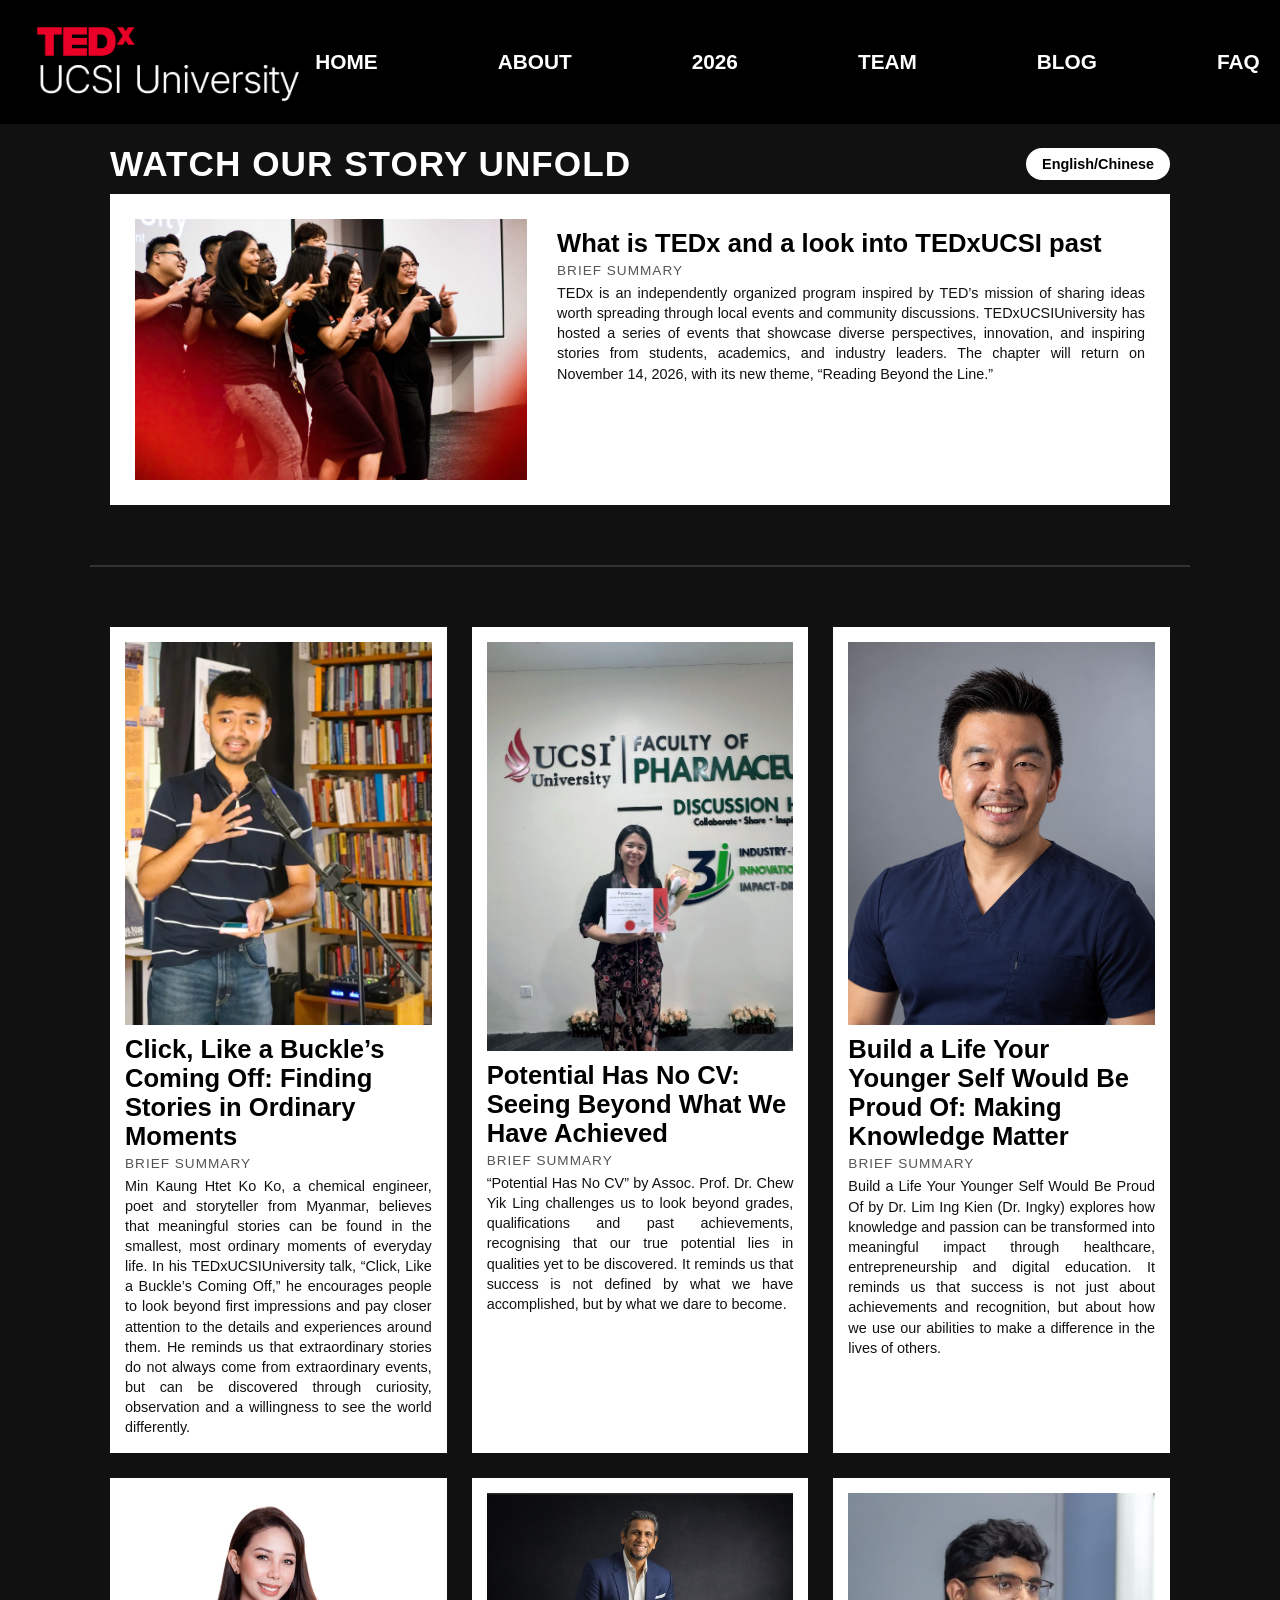
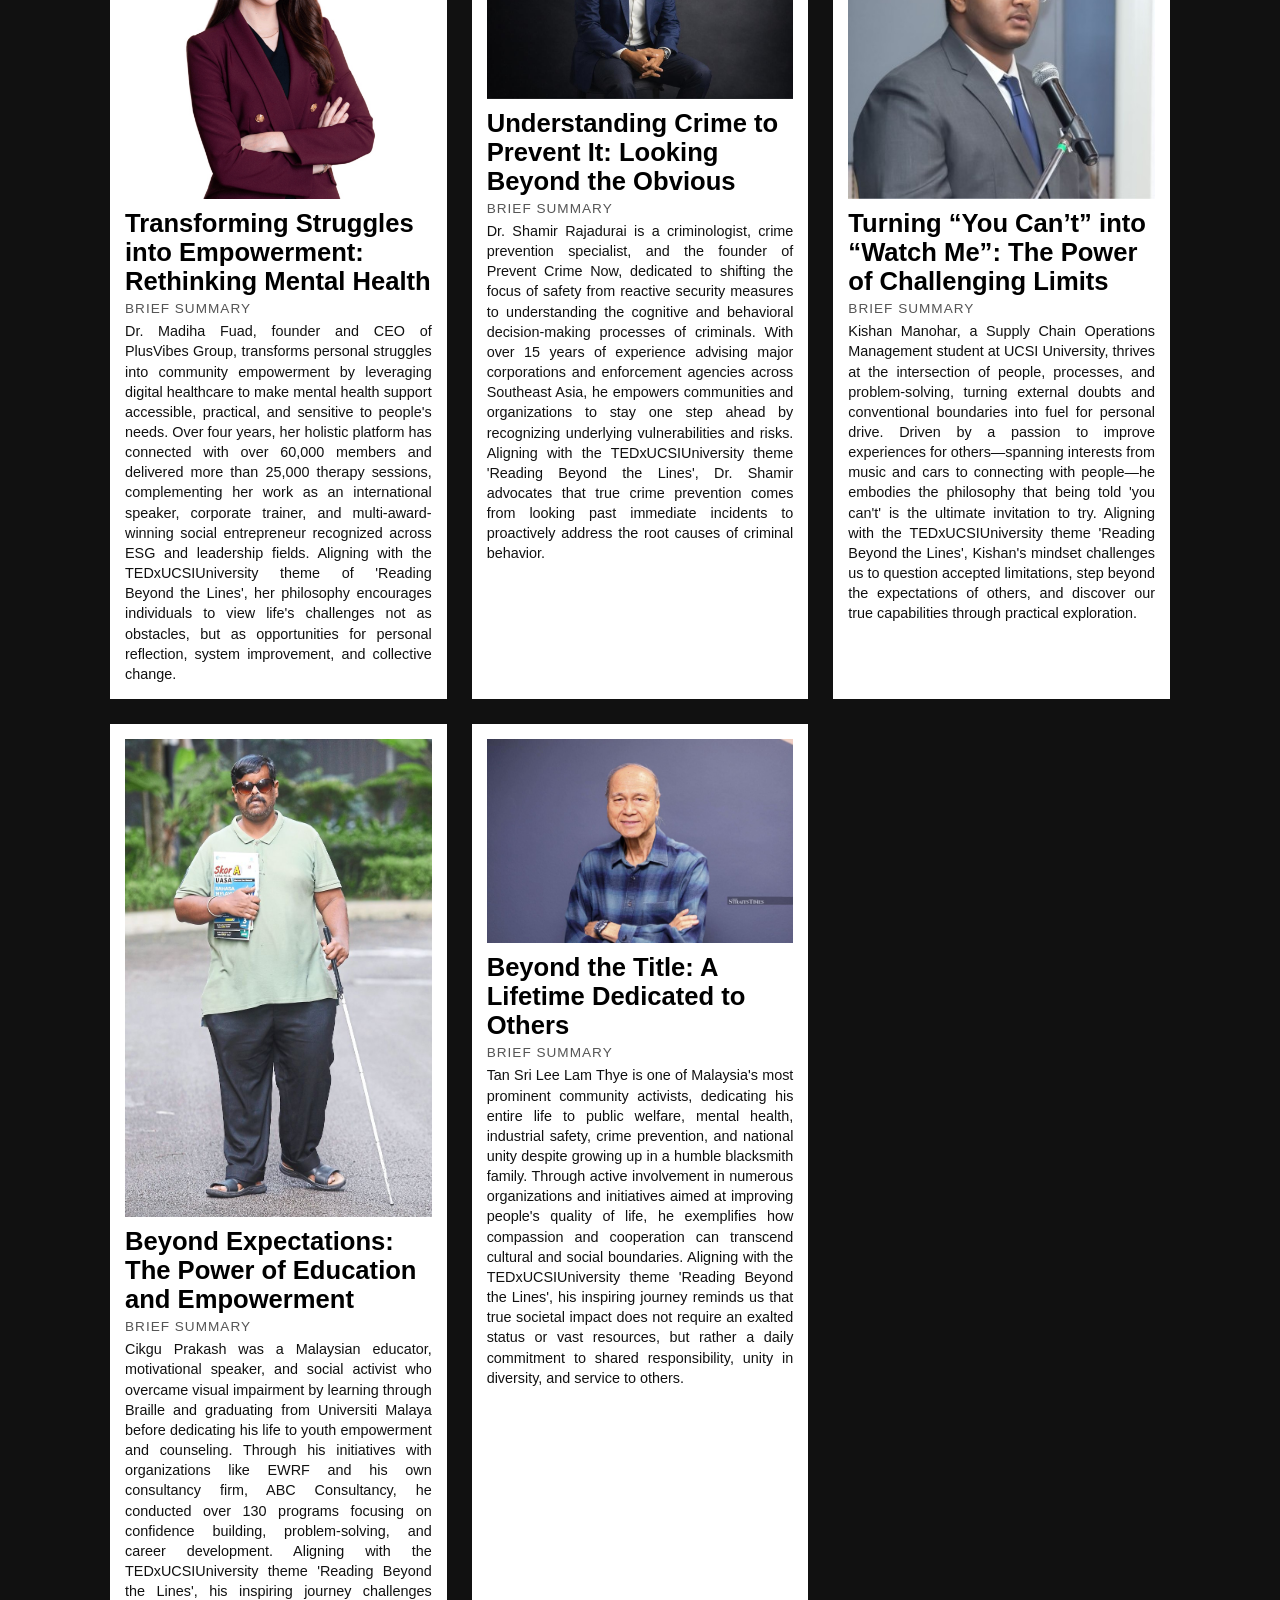
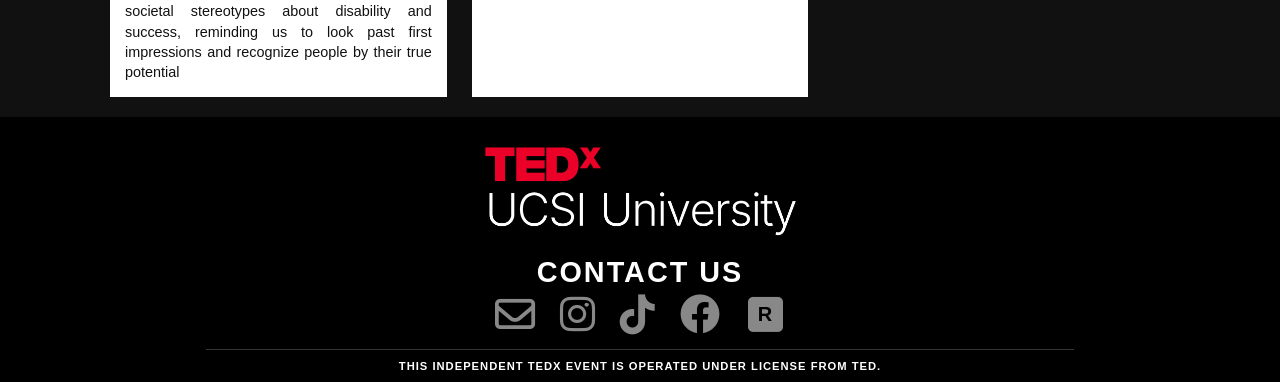
<file: blog.html>
<!DOCTYPE html>
<html>
    <head>
        <meta charset="UTF-8">
        <meta name="viewport" content="width=device-width, initial-scale=1.0">
        <!--Css for header and footer-->
            <link rel="stylesheet" href="./CSS/header.css">
            <link rel="stylesheet" href="./CSS/footer.css">
            <link rel="stylesheet" href="https://cdnjs.cloudflare.com/ajax/libs/font-awesome/6.0.0/css/all.min.css">
        <!--End of commend-->
        <!--CSS for Blog page-->
            <link rel="stylesheet" href="./CSS/blogpage.css">
        <!--end of comment-->
    </head>

    <body>
        <header class="pc_header">
            <div class="logo_container">
                <a href="./index.html">
                    <img src="./resources/TEDxUCSI Logo (White).webp" alt="TEDxUCSI University Logo" class="logo-img">
                </a>
            </div>

            <input type="checkbox" id="menu-toggle" class="menu-checkbox">
            <label for="menu-toggle" class="hamburger-btn">
                <span></span>
                <span></span>
                <span></span>
            </label>

            <nav class="pc-nav">
                <ul>
                    <li> <a href="./index.html">Home</a> </li>
                    <li> <a href="./about.html">About</a> </li>
                    <li> <a href="./2026.html">2026</a> </li>
                    <li> <a href="./Team.html">Team</a> </li>
                    <li> <a href="#">Blog</a> </li>
                    <li> <a href="./FAQ.html">FAQ</a> </li>
                </ul>
            </nav>
        </header>

        <section class="latest-section">
            <div class="section-header">
                <h2 class="main-title" id="page-main-heading">WATCH OUR STORY UNFOLD</h2>
                <div class="lang-toggle" id="language-switcher" onclick="toggleLanguage()">English/Chinese</div>
            </div>
            
            <div id="latest-post-container">
                </div>
            </section>

            <hr class="section-divider">

            <section class="older-section">
            <div class="blog-grid" id="older-posts-container"> </div>
        </section>

        <script>
       // Centralized Data Object
        const comprehensiveArticles = {
            "Blog_Post_1": {
                id: "Blog_Post_1",
                isLatest: true,
                image: "./resources/Blog Post Pic/Post_1.jpg",
                author: "Djamilya Ishanova Nizamovna",
                datetime: "12/6/2026 10PM",
                EN: {
                    title: "What is TEDx and a look into TEDxUCSI past",
                    summary: "TEDx is an independently organized program inspired by TED’s mission of sharing ideas worth spreading through local events and community discussions. TEDxUCSIUniversity has hosted a series of events that showcase diverse perspectives, innovation, and inspiring stories from students, academics, and industry leaders. The chapter will return on November 14, 2026, with its new theme, “Reading Beyond the Line.”"
                },
                ZH: {
                    title: "TEDx 是什么？回顾 TEDxUCSI 的历届活动",
                    summary: "TEDx 是一项受 TED「值得传播的理念」使命启发的独立举办活动，通过本地活动与社区交流分享具有影响力的想法。TEDxUCSIUniversity 过去举办了一系列活动，汇聚学生、学者及业界领袖，展示多元观点、创新思维与启发人心的故事。TEDxUCSIUniversity 将于 2026 年 11 月 14 日回归，并以全新主题「Reading Beyond the Line」开启新篇章。"
                }
            },
            "Blog_Post_2": {
                id: "Blog_Post_2",
                isLatest: false,
                image: "./resources/Blog Post Pic/Post_2.png",
                author: "Djamilya Ishanova Nizamovna",
                datetime: "",
                EN: {
                    title: "Click, Like a Buckle’s Coming Off: Finding Stories in Ordinary Moments",
                    summary: "Min Kaung Htet Ko Ko, a chemical engineer, poet and storyteller from Myanmar, believes that meaningful stories can be found in the smallest, most ordinary moments of everyday life. In his TEDxUCSIUniversity talk, “Click, Like a Buckle’s Coming Off,” he encourages people to look beyond first impressions and pay closer attention to the details and experiences around them. He reminds us that extraordinary stories do not always come from extraordinary events, but can be discovered through curiosity, observation and a willingness to see the world differently."
                },
                ZH: {
                    title: "待更新",
                    summary: "待更新"
                }
            },
            "Blog_Post_3": {
                id: "Blog_Post_3",
                isLatest: false,
                image: "./resources/Blog Post Pic/Post_3.png",
                author: "Djamilya Ishanova Nizamovna",
                datetime: "",
                EN: {
                    title: "Potential Has No CV: Seeing Beyond What We Have Achieved",
                    summary: "“Potential Has No CV” by Assoc. Prof. Dr. Chew Yik Ling challenges us to look beyond grades, qualifications and past achievements, recognising that our true potential lies in qualities yet to be discovered. It reminds us that success is not defined by what we have accomplished, but by what we dare to become."
                },
                ZH: {
                    title: "潜能没有简历：看见成就之外的无限可能",
                    summary: "《潜能不需要履历》（Potential Has No CV）由邱益玲副教授主讲，鼓励我们超越成绩、学历与过往成就的局限，发掘那些尚未被展现的潜能。它提醒我们，成功并不取决于过去取得了什么，而在于我们敢于成为什么样的人。"
                }
            },
            "Blog_Post_4": {
                id: "Blog_Post_4",
                isLatest: false,
                image: "./resources/Speaker & Performance/Dr. Ingky.jpg",
                author: "Djamilya Ishanova Nizamovna",
                datetime: "",
                EN: {
                    title: "Build a Life Your Younger Self Would Be Proud Of: Making Knowledge Matter",
                    summary: "Build a Life Your Younger Self Would Be Proud Of by Dr. Lim Ing Kien (Dr. Ingky) explores how knowledge and passion can be transformed into meaningful impact through healthcare, entrepreneurship and digital education. It reminds us that success is not just about achievements and recognition, but about how we use our abilities to make a difference in the lives of others."
                },
                ZH: {
                    title: "打造让年少的自己引以为傲的人生：让知识发挥价值",
                    summary: "'打造让年少的自己引以为傲的人生：让知识发挥价值' 由 Lim Ing Kien 医生（Dr. Ingky）主讲，分享如何将专业知识与热情转化为实际影响，通过医疗、创业及数码教育让知识发挥更大的价值。它提醒我们，成功不只是成就与认可，更在于我们如何运用自己的能力，为他人和社会带来改变。"
                }
            },
            "Blog_Post_5": {
                id: "Blog_Post_5",
                isLatest: false,
                image: "./resources/Speaker & Performance/Dr Madiha Fuad.png",
                author: "Djamilya Ishanova Nizamovna",
                datetime: "",
                EN: {
                    title: "Transforming Struggles into Empowerment: Rethinking Mental Health",
                    summary: "Dr. Madiha Fuad, founder and CEO of PlusVibes Group, transforms personal struggles into community empowerment by leveraging digital healthcare to make mental health support accessible, practical, and sensitive to people's needs. Over four years, her holistic platform has connected with over 60,000 members and delivered more than 25,000 therapy sessions, complementing her work as an international speaker, corporate trainer, and multi-award-winning social entrepreneur recognized across ESG and leadership fields. Aligning with the TEDxUCSIUniversity theme of 'Reading Beyond the Lines', her philosophy encourages individuals to view life's challenges not as obstacles, but as opportunities for personal reflection, system improvement, and collective change."
                },
                ZH: {
                    title: "将困境转化为力量：重新思考心理健康",
                    summary: "Dr. Madiha Fuad 作为 PlusVibes Group 的创办人兼首席执行官，致力于将个人逆境转化为社区赋权的力量，利用数字医疗技术让心理健康支持变得更加普及、实用且贴近人们的需求。在过去的四年里，她的综合性平台已服务超过 60,000 名用户，并提供超过 25,000 次心理治疗服务；同时，她也是一位国际演讲者、企业培训师，并在 ESG 与社会创业领域荣获多项国际国内大奖。她的理念契合了 TEDxUCSIUniversity “读懂字里行间之外的意义”这一主题，鼓励人们将生活中的挑战视为自我反思、制度改善以及创造集体改变的契机，而非阻碍前行的障碍。"
                }
            },
            "Blog_Post_6": {
                id: "Blog_Post_6",
                isLatest: false,
                image: "./resources/Speaker & Performance/Dr. Shamir Rajadurai.jpeg",
                author: "Djamilya Ishanova Nizamovna",
                datetime: "",
                EN: {
                    title: "Understanding Crime to Prevent It: Looking Beyond the Obvious",
                    summary: "Dr. Shamir Rajadurai is a criminologist, crime prevention specialist, and the founder of Prevent Crime Now, dedicated to shifting the focus of safety from reactive security measures to understanding the cognitive and behavioral decision-making processes of criminals. With over 15 years of experience advising major corporations and enforcement agencies across Southeast Asia, he empowers communities and organizations to stay one step ahead by recognizing underlying vulnerabilities and risks. Aligning with the TEDxUCSIUniversity theme 'Reading Beyond the Lines', Dr. Shamir advocates that true crime prevention comes from looking past immediate incidents to proactively address the root causes of criminal behavior."
                },
                ZH: {
                    title: "理解犯罪，才能预防犯罪：看见表象背后的真相",
                    summary: "Dr. Shamir Rajadurai 是一位犯罪学家、犯罪预防专家兼 Prevent Crime Now 的创办人，致力于将安全防护从被动的应急措施，转向深入理解犯罪者的思维与行为决策过程。他在东南亚拥有超过 15 年的丰富经验，曾为多家企业及执法机构提供咨询与培训，通过帮助人们识别潜在风险与漏洞，赋能社区始终领先一步。呼应 TEDxUCSIUniversity “读懂字里行间之外的意义”这一主题，他主张真正的预防犯罪不应只看表面事件，而应透过现象探究根源，从而采取更具洞察力的前瞻性防范措施"
                }
            },
            "Blog_Post_7": {
                id: "Blog_Post_7",
                isLatest: false,
                image: "./resources/Speaker & Performance/kishan.png",
                author: "Djamilya Ishanova Nizamovna",
                datetime: "",
                EN: {
                    title: "Turning “You Can’t” into “Watch Me”: The Power of Challenging Limits",
                    summary: "Kishan Manohar, a Supply Chain Operations Management student at UCSI University, thrives at the intersection of people, processes, and problem-solving, turning external doubts and conventional boundaries into fuel for personal drive. Driven by a passion to improve experiences for others—spanning interests from music and cars to connecting with people—he embodies the philosophy that being told 'you can't' is the ultimate invitation to try. Aligning with the TEDxUCSIUniversity theme 'Reading Beyond the Lines', Kishan's mindset challenges us to question accepted limitations, step beyond the expectations of others, and discover our true capabilities through practical exploration."
                },
                ZH: {
                    title: "将“你做不到”化为“看我的”：挑战极限的力量",
                    summary: "Kishan Manohar 是 UCSI 大学供应链运营管理专业的学生，擅长在人际、流程与问题解决的交汇点上发挥所长，并将他人的质疑与传统观念化作推动自己前进的动力。他怀揣着为他人带来改变的热忱，兴趣广泛涵盖音乐、汽车及多元交流，坚信“当有人说你做不到时，反而更应该去尝试”。呼应 TEDxUCSIUniversity “读懂字里行间之外的意义”这一主题，Kishan 的经历激励我们打破外界强加的限制，摆脱既定期待，通过勇于实践去寻找属于自己的无限可能。"
                }
            },
            "Blog_Post_8": {
                id: "Blog_Post_8",
                isLatest: false,
                image: "./resources/Speaker & Performance/Prakash Surriyamurthy.png",
                author: "Djamilya Ishanova Nizamovna",
                datetime: "",
                EN: {
                    title: "Beyond Expectations: The Power of Education and Empowerment",
                    summary: "Cikgu Prakash was a Malaysian educator, motivational speaker, and social activist who overcame visual impairment by learning through Braille and graduating from Universiti Malaya before dedicating his life to youth empowerment and counseling. Through his initiatives with organizations like EWRF and his own consultancy firm, ABC Consultancy, he conducted over 130 programs focusing on confidence building, problem-solving, and career development. Aligning with the TEDxUCSIUniversity theme 'Reading Beyond the Lines', his inspiring journey challenges societal stereotypes about disability and success, reminding us to look past first impressions and recognize people by their true potential"
                },
                ZH: {
                    title: "超越期待：教育与赋权的力量",
                    summary: "Cikgu Prakash 是一位来自马来西亚的教育工作者、励志演说家兼社会活动家。他克服了视力障碍，通过盲文坚持学习并毕业于马来亚大学，随后将毕生精力投入到青年赋权与心理辅导事业中。通过在马来西亚教育、福利与研究基金会（EWRF）的经历以及他创办的 ABC Consultancy，他开展了超过 130 场涵盖自信建立、问题解决与职业发展的赋权工作坊。呼应 TEDxUCSIUniversity “读懂字里行间之外的意义”这一主题，他非凡的人生经历打破了社会对残疾与成功的既定刻板印象，激励我们摒弃先入为主的偏见，去发现每个人真正的潜能。"
                }
            },
            "Blog_Post_9": {
                id: "Blog_Post_9",
                isLatest: false,
                image: "./resources/Speaker & Performance/tan sri.png",
                author: "Djamilya Ishanova Nizamovna",
                datetime: "",
                EN: {
                    title: "Beyond the Title: A Lifetime Dedicated to Others",
                    summary: "Tan Sri Lee Lam Thye is one of Malaysia's most prominent community activists, dedicating his entire life to public welfare, mental health, industrial safety, crime prevention, and national unity despite growing up in a humble blacksmith family. Through active involvement in numerous organizations and initiatives aimed at improving people's quality of life, he exemplifies how compassion and cooperation can transcend cultural and social boundaries. Aligning with the TEDxUCSIUniversity theme 'Reading Beyond the Lines', his inspiring journey reminds us that true societal impact does not require an exalted status or vast resources, but rather a daily commitment to shared responsibility, unity in diversity, and service to others."
                },
                ZH: {
                    title: "超越头衔：奉献一生的服务之旅",
                    summary: "Tan Sri Lee Lam Thye 是马来西亚最受尊崇的社会活动家之一，尽管出身于简朴的铁匠家庭，他却将毕生精力奉献于公共福利、心理健康、工业安全、犯罪预防和国家团结等诸多领域。通过积极参与各种旨在提升民众生活质量的组织与倡议，他完美诠释了同理心与合作精神如何跨越文化和社会的界限。呼应 TEDxUCSIUniversity “读懂字里行间之外的意义”这一主题，他鼓舞人心的奋斗历程提醒我们，真正的社会影响力并不取决于显赫的地位或丰厚的资源，而是源于对共同责任的承担、多元之中的团结，以及对服务他人的日常坚守"
                }
            }
        };

        let currentLanguage = "EN";

        // Translation dictionary for labels that shift with language state changes
        const UI_LABELS = {
            EN: {
                heading: "WATCH OUR STORY UNFOLD",
                summaryLabel: "BRIEF SUMMARY"
            },
            ZH: {
                heading: "见证我们的故事展开",
                summaryLabel: "内容摘要"
            }
        };

        function renderBlogPage() {
            const latestContainer = document.getElementById('latest-post-container');
            const olderContainer = document.getElementById('older-posts-container');
            
            // Safety clear to reset content frames before updating strings
            latestContainer.innerHTML = '';
            olderContainer.innerHTML = '';

            // Synchronize your section title with the active language tracker
            document.getElementById('page-main-heading').innerText = UI_LABELS[currentLanguage].heading;

            // Loop through your dataset object and output HTML elements using your external CSS classes
            Object.values(comprehensiveArticles).forEach(post => {
                const localizedContent = post[currentLanguage];

                if (post.isLatest) {
                    // Generates the top feature story using your exact '.latest-card' style classes
                    latestContainer.innerHTML = `
                    <div class="latest-card" onclick="navigateToPost('${post.id}')">
                        <div class="latest-img-wrapper">
                        <img src="${post.image}" alt="${localizedContent.title}">
                        </div>
                        <div class="latest-content">
                        <h3>${localizedContent.title}</h3>
                        <p class="summary-label">${UI_LABELS[currentLanguage].summaryLabel}</p>
                        <p class="summary-text">${localizedContent.summary}</p>
                        </div>
                    </div>
                    `;
                } else {
                    // Generates the bottom grid item frames using your '.blog-card' style classes
                    olderContainer.innerHTML += `
                    <div class="blog-card" onclick="navigateToPost('${post.id}')">
                        <div class="card-img-wrapper">
                        <img src="${post.image}" alt="${localizedContent.title}">
                        </div>
                        <div class="card-content">
                        <h3>${localizedContent.title}</h3>
                        <p class="summary-label">${UI_LABELS[currentLanguage].summaryLabel}</p>
                        <p class="summary-text">${localizedContent.summary}</p>
                        </div>
                    </div>
                    `;
                }
            });
        }

        // Language toggle trigger that flips values and tells the script to redraw the view strings
        function toggleLanguage() {
            currentLanguage = (currentLanguage === "EN") ? "ZH" : "EN";
            renderBlogPage();
        }

        function navigateToPost(id) {
            window.location.href = `blogPost.html?id=${id}&lang=${currentLanguage}`;
        }

        // Guard routine ensuring your layout objects exist before runtime injection drops text blocks
        document.addEventListener("DOMContentLoaded", renderBlogPage);
        </script>

        <footer class="footer">            
            <div class="footer-logo-container">
                <img src="./resources/TEDxUCSI Logo (White).webp" alt="TEDxUCSI University Logo" class="footer-tedx-logo">
            </div>

            <div class="contact-section">
                <h3>CONTACT US</h3>
                <div class="social-media-icons">
                    <a href="mailto:tedxucsi2026@gmail.com" target="_blank"><i class="fa-regular fa-envelope"></i></a>
                    <a href="https://www.instagram.com/tedxucsi2026?igsh=a2pyb3RjNTJsa2dx"  target="_blank"><i class="fa-brands fa-instagram"></i></a>
                    <a href="https://www.tiktok.com/@tedxucsi20264?_r=1&_t=ZS-96Vn5EjVBw5"  target="_blank"><i class="fa-brands fa-tiktok"></i></a>
                    <a href="https://www.facebook.com/profile.php?id=61590696416373" target="_blank"><i class="fa-brands fa-facebook"></i></a>
                    <a href="https://xhslink.com/m/6y8RYC0QHMX" target="_blank" class="rednote-icon-btn">
                        <span class="rednote-fa-wrapper">
                            <i class="fa-solid fa-square"></i>
                            <span class="rednote-inner-character">R</span>
                        </span>
                    </a>
                </div>
            </div>
            <p class="license-text"> THIS INDEPENDENT TEDx EVENT IS OPERATED UNDER LICENSE FROM TED.</p>
        </footer>
    </body>
</html>
</file>
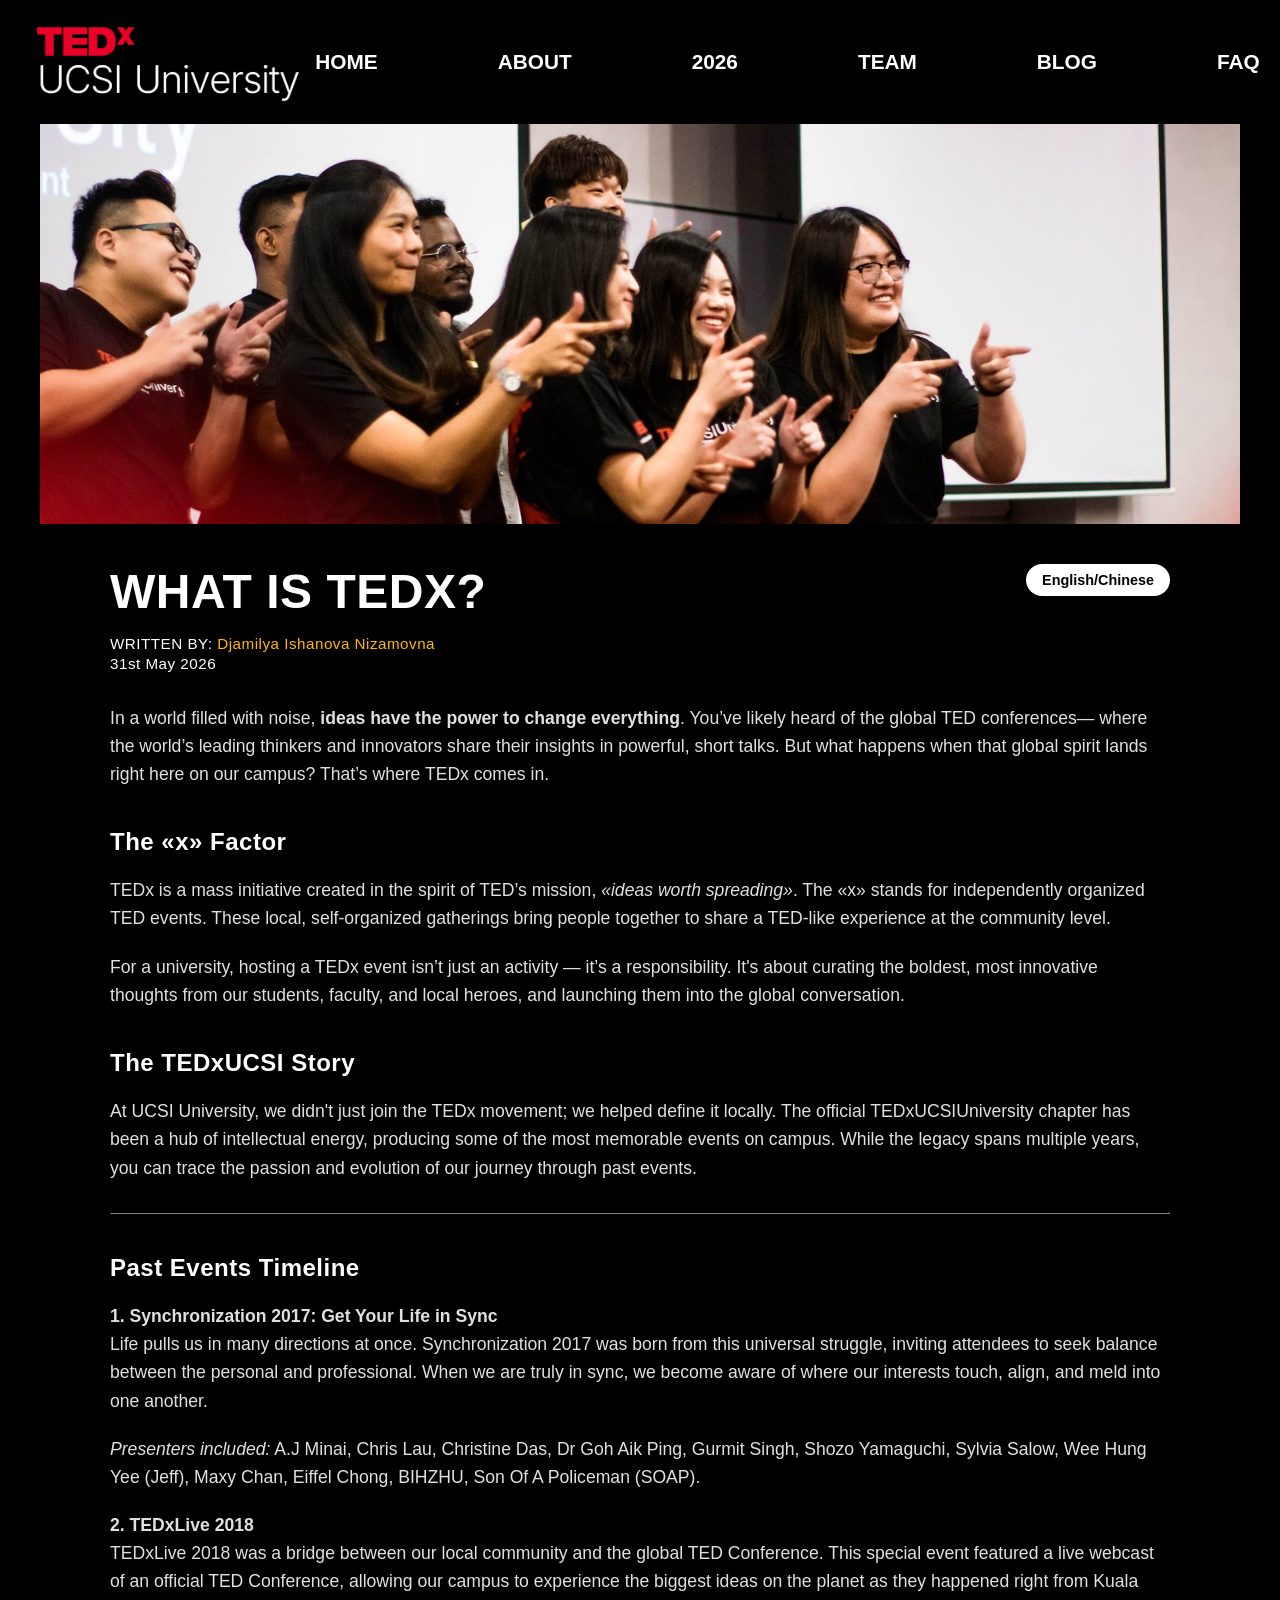
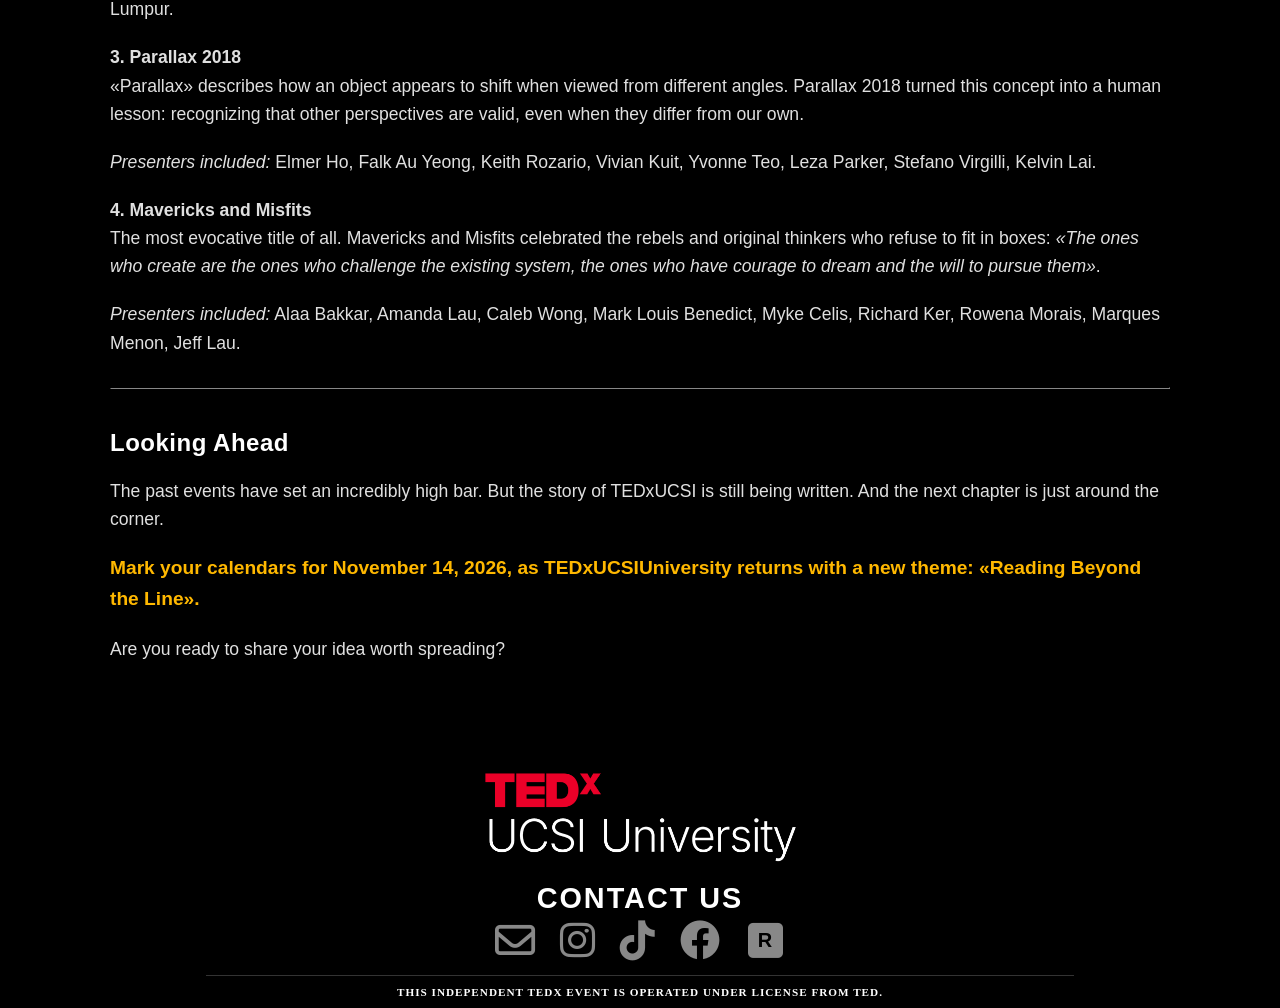
<file: blogPost.html>
<!DOCTYPE html>
<html>
    <head>
        <meta charset="UTF-8">
        <meta name="viewport" content="width=device-width, initial-scale=1.0">
        <!--Css for header and footer-->
            <link rel="stylesheet" href="./CSS/header.css">
            <link rel="stylesheet" href="./CSS/footer.css">
            <link rel="stylesheet" href="https://cdnjs.cloudflare.com/ajax/libs/font-awesome/6.0.0/css/all.min.css">
        <!--End of commend-->
        <!--CSS for Blog Post page-->
            <link rel="stylesheet" href="./CSS/blogpost.css">
        <!--end of comment-->
    </head>

    <body>
        <header class="pc_header">
            <div class="logo_container">
                <a href="./index.html">
                    <img src="./resources/TEDxUCSI Logo (White).webp" alt="TEDxUCSI University Logo" class="logo-img">
                </a>
            </div>

            <input type="checkbox" id="menu-toggle" class="menu-checkbox">
            <label for="menu-toggle" class="hamburger-btn">
                <span></span>
                <span></span>
                <span></span>
            </label>

            <nav class="pc-nav">
                <ul>
                    <li> <a href="./index.html">Home</a> </li>
                    <li> <a href="./about.html">About</a> </li>
                    <li> <a href="./2026.html">2026</a> </li>
                    <li> <a href="./Team.html">Team</a> </li>
                    <li> <a href="./blog.html">Blog</a> </li>
                    <li> <a href="./FAQ.html">FAQ</a> </li>
                </ul>
            </nav>
        </header>

        <section class="story-detail-section">
            <div class="story-banner">
                <img id="render-image" src="" alt="Story Banner Graphic">
            </div>

            <div class="story-content-wrapper">
                
                <div class="story-header-row">
                <div class="title-meta-block">
                    <h1 id="render-title">LOADING TITLE...</h1>
                    <div class="story-metadata">
                    <p><span id="meta-author-label">WRITTEN BY:</span> <span id="render-author" class="highlight-text">JAMI</span></p>
                    <p id="render-datetime">12/6/2026 10PM</p>
                    </div>
                </div>
                
                <div class="lang-toggle" id="language-switcher" onclick="togglePostLanguage()">English/Chinese</div>
                </div>

                <div class="story-body-copy" id="render-content">
                </div>

            </div>
            </section>

            <script>
            // This is your data repository inside blogpost.html
                const comprehensiveArticles = {
                    "Blog_Post_1": {
                        image: "./resources/Blog Post Pic/Post_1.jpg", 
                        EN: {
                            datetime: "31st May 2026",
                            author: "Djamilya Ishanova Nizamovna",
                            title: "WHAT IS TEDX?",
                            content: `
                                <p>In a world filled with noise, <strong>ideas have the power to change everything</strong>. You’ve likely heard of the global TED conferences— where the world’s leading thinkers and innovators share their insights in powerful, short talks. But what happens when that global spirit lands right here on our campus? That’s where TEDx comes in.</p>
                                
                                <h3>The «x» Factor</h3>
                                <p>TEDx is a mass initiative created in the spirit of TED’s mission, <em>«ideas worth spreading»</em>. The «x» stands for independently organized TED events. These local, self-organized gatherings bring people together to share a TED-like experience at the community level.</p>
                                <p>For a university, hosting a TEDx event isn’t just an activity — it’s a responsibility. It's about curating the boldest, most innovative thoughts from our students, faculty, and local heroes, and launching them into the global conversation.</p>
                                
                                <h3>The TEDxUCSI Story</h3>
                                <p>At UCSI University, we didn't just join the TEDx movement; we helped define it locally. The official TEDxUCSIUniversity chapter has been a hub of intellectual energy, producing some of the most memorable events on campus. While the legacy spans multiple years, you can trace the passion and evolution of our journey through past events.</p>
                                
                                <hr style="border-color: #333; margin: 30px 0;">

                                <h3>Past Events Timeline</h3>
                                
                                <p><strong>1. Synchronization 2017: Get Your Life in Sync</strong><br>
                                Life pulls us in many directions at once. Synchronization 2017 was born from this universal struggle, inviting attendees to seek balance between the personal and professional. When we are truly in sync, we become aware of where our interests touch, align, and meld into one another.</p>
                                <p><em>Presenters included:</em> A.J Minai, Chris Lau, Christine Das, Dr Goh Aik Ping, Gurmit Singh, Shozo Yamaguchi, Sylvia Salow, Wee Hung Yee (Jeff), Maxy Chan, Eiffel Chong, BIHZHU, Son Of A Policeman (SOAP).</p>

                                <p><strong>2. TEDxLive 2018</strong><br>
                                TEDxLive 2018 was a bridge between our local community and the global TED Conference. This special event featured a live webcast of an official TED Conference, allowing our campus to experience the biggest ideas on the planet as they happened right from Kuala Lumpur.</p>

                                <p><strong>3. Parallax 2018</strong><br>
                                «Parallax» describes how an object appears to shift when viewed from different angles. Parallax 2018 turned this concept into a human lesson: recognizing that other perspectives are valid, even when they differ from our own.</p>
                                <p><em>Presenters included:</em> Elmer Ho, Falk Au Yeong, Keith Rozario, Vivian Kuit, Yvonne Teo, Leza Parker, Stefano Virgilli, Kelvin Lai.</p>

                                <p><strong>4. Mavericks and Misfits</strong><br>
                                The most evocative title of all. Mavericks and Misfits celebrated the rebels and original thinkers who refuse to fit in boxes: <em>«The ones who create are the ones who challenge the existing system, the ones who have courage to dream and the will to pursue them»</em>.</p>
                                <p><em>Presenters included:</em> Alaa Bakkar, Amanda Lau, Caleb Wong, Mark Louis Benedict, Myke Celis, Richard Ker, Rowena Morais, Marques Menon, Jeff Lau.</p>

                                <hr style="border-color: #333; margin: 30px 0;">

                                <h3>Looking Ahead</h3>
                                <p>The past events have set an incredibly high bar. But the story of TEDxUCSI is still being written. And the next chapter is just around the corner.</p>
                                <p class="highlight-text" style="font-weight: bold; font-size: 1.2rem;">Mark your calendars for November 14, 2026, as TEDxUCSIUniversity returns with a new theme: «Reading Beyond the Line».</p>
                                <p>Are you ready to share your idea worth spreading?</p>
                            `
                        },
                        ZH: {
                            datetime: "31/5/2026",
                            author: "林欣颍",
                            title: "什么是 TEDX?",
                            content: `
                                <p>在这个充斥着各种声音的世界里，<strong>思想拥有改变一切的力量</strong>。你或许听说过 TED 全球大会 —— 全球顶尖的思想家和创新者们会在这场盛会中，通过简短而富有感染力的演讲分享自己的见解。但当这种影响全球的理念走进我们的校园，又会发生什么呢？这就是 TEDx 的意义所在。</p>
                                
                                <h3>“x” 的含义</h3>
                                <p>TEDx 是一项大型活动项目，其设立初衷与 TED 的宗旨一脉相承，即<em>“传播有价值的思想”</em>。字母 “x” 代表独立组织的 TED 活动。这些由地方自主筹办的聚会，让人们汇聚一堂，在社区层面体验到与 TED 大会相同的思想交流氛围。</p>
                                <p>对于一所大学而言，举办 TEDx 活动绝非只是一项普通活动，更是一份责任。其核心在于，从学生、教职工以及当地杰出人士中，发掘最具前瞻性、最具创新性的观点，并将这些观点推向全球思想交流的平台。</p>
                                
                                <h3>TEDxUCSI 的发展历程</h3>
                                <p>在 思特雅大学（UCSI University），我们不仅参与到 TEDx 的发展浪潮中，更推动了这一理念在本地的发展。TEDxUCSIUniversity 官方团队一直是思想交流的核心阵地，举办了多场校园内极极具影响力的活动。过往的每一场活动，都清晰记录着我们的热情与成长。</p>
                                
                                <hr style="border-color: #333; margin: 30px 0;">

                                <h3>历届活动回顾</h3>
                                
                                <p><strong>1. 2017 年 “同步：让生活井然有序”</strong><br>
                                生活中，我们常常需要同时应对诸多事务，难免分身乏术。2017 年的 “同步” 活动旨在引导参与者探寻个人生活与职业发展之间的平衡之道。当我们真正实现生活与目标的同步，就能清晰看到自身兴趣的交汇点，进而让各方面发展协调一致、融为一体。</p>
                                <p><em>演讲嘉宾包括：</em> A.J Minai、Chris Lau、Christine Das、Dr Goh Aik Ping、Gurmit Singh、Shozo Yamaguchi、Sylvia Salow、Wee Hung Yee (Jeff)、Maxy Chan、Eiffel Chong、BIHZHU、Son Of A Policeman (SOAP)。</p>

                                <p><strong>2. 2018 年 TEDxLive</strong><br>
                                2018 年的 TEDxLive 活动搭建起一座桥梁，将本地社区与全球 TED 大会紧密相连。这场特色活动通过网络直播的形式，同步呈现官方 TED 大会的全程内容，让校园里的师生在吉隆坡就能实时了解全球最前沿的思想动态。</p>

                                <p><strong>3. 2018 年 “视差”</strong><br>
                                “视差” 指的是物体因观察角度不同，而呈现出位置变化的视觉现象。2018 年的 “视差” 活动则将这一概念引申为一种处世智慧：要懂得尊重他人的观点，即便这些观点与自己的截然不同，也有其合理之处。融合不同视角，能让我们发掘更多可能性。</p>
                                <p><em>演讲嘉宾包括：</em> Elmer Ho、Falk Au Yeong、Keith Rozario、Vivian Kuit、Yvonne Teo、Leza Parker、Stefano Virgilli、Kelvin Lai。</p>

                                <p><strong>4. 特立独行者与打破常规者</strong><br>
                                这是所有活动中最具深意的主题。“特立独行者与打破常规者” 旨在致敬那些不愿墨守成规、坚持自我的创新者：“真正的创造者，是那些敢于挑战现有体系、勇于追逐梦想并坚持到底的人。”</p>
                                <p><em>演讲嘉宾包括：</em> Alaa Bakkar、Amanda Lau、Caleb Wong、Mark Louis Benedict、Myke Celis、Richard Ker、Rowena Morais、Marques Menon、Jeff Lau。</p>

                                <hr style="border-color: #333; margin: 30px 0;">

                                <h3>展望未来</h3>
                                <p>过往的每一场活动，都为我们树立了极高的标杆。而 TEDxUCSI 的故事，还在继续书写。新的篇章即将开启。</p>
                                <p class="highlight-text" style="font-weight: bold; font-size: 1.2rem;">请记下这个重要日期 —— 2026 年 11 月 14 日，TEDxUCSIUniversity 将再度启航，本届活动主题定为 “读懂字里行间之外的深意”。</p>
                                <p>你是否已经准备好，来分享你心中那些值得传播的思想？</p>
                            `
                        }
                    },
                    "Blog_Post_2": {
                        //image: "./resources/Blog Post Pic/Post_2.png", 
                        EN: {
                            datetime: "TBD",
                            author: "Djamilya Ishanova Nizamovna",
                            title: "Click, Like a Buckle’s Coming Off: Finding Stories in Ordinary Moments",
                            content: `
                                <p><strong>What if the beginning of an extraordinary story sounds like nothing more than a door opening?</strong></p>
                                
                                <p>A familiar sound, a passing glance, a brief encounter — ordinary moments often disappear into the background of our daily lives. However, what if we took a pause to see the stories contained in them? What if it was possible to discover something new from the smallest details?</p>
                                
                                <p>To Min Kaung Htet Ko Ko, a chemical engineer, a poet and a storyteller from Myanmar, there is beauty in these mundane experiences that deserve to be collected. His curiosity enables him to look at things differently and find meaning in the most insignificant of life experiences.</p>
                                
                                <p>In his talk titled <em>“Click, Like a Buckle’s Coming Off”</em> at the TEDxUCSIUniversity, he shares how it is possible to come across stories from the most unexpected sources.</p>
                                
                                <h3>Listening to the Ordinary</h3>
                                <p>The significance of story telling is often related to exceptional moments in time, a point of no return in someone’s life or an exceptional experience. However, there is a lot more that can be revealed about the environment that surrounds us if only we were able to learn how to observe it.</p>
                                <p>The view of life proposed by Ko Ko teaches us to go deeper and see something that may seem insignificant to us at first glance. Similarly to a poet who draws meaning from a certain image, Ko Ko suggests us that what is seemingly ordinary can turn into something interesting for us to observe.</p>
                                
                                <h3>Beyond the First Impression</h3>
                                <p>The theme of TEDxUCSIUniversity, <em>“Reading Between the Lines”</em>, is very relevant to this way of telling stories. Going beyond the apparent doesn’t necessarily involve finding great discoveries; sometimes it’s about seeing what potentials lie behind little things.</p>
                                <p>Maybe there’s more to a noise than meets the ear, and more to an incident than meets the eye. The only thing that remains to be seen is whether we’re really paying attention.</p>
                                
                                <p class="highlight-text" style="font-weight: bold; font-size: 1.2rem;">What stories might we be missing simply because we have never stopped to listen?</p>
                            `
                        },
                        ZH: {
                            datetime: "待定",
                            author: "林欣颍",
                            title: "Click, Like a Buckle’s Coming Off: 在平凡时刻中寻找故事",
                            content: `
                                <p><em>（中文版本待更新 / Chinese translation coming soon）</em></p>
                            `
                        }
                    },
                    "Blog_Post_3": {
                        //image: "./resources/Blog Post Pic/Post_3.png", 
                        EN: {
                            datetime: "TBD",
                            author: "Djamilya Ishanova Nizamovna",
                            title: "Potential Has No CV: Seeing Beyond What We Have Achieved",
                            content: `
                                <p><strong>What if our greatest potential lies in the things we have not yet accomplished?</strong></p>
                                
                                <p>In a society that gauges success based on grades, credentials, professional experience and the well-constructed CV, it is quite natural to think that your future lies within your past. However, there arises the thought-provoking question about whether you see yourself through a very limited perspective, when you do not see your future in the qualities you possess, which may just be those that have yet to surface.</p>
                                
                                <p>It is this question, which is being addressed by <em>“Potential Has No CV”</em>, a TEDxUCSIUniversity Talk by Associate Professor Dr. Chew Yik Ling of the Department of Pharmaceutical Chemistry at UCSI University.</p>
                                
                                <p>Being an educator, researcher and mentor, Dr. Chew Yik Ling has built a portfolio of both scientific discoveries and personal development. Among the scientific contributions made by Dr. Chew include hair care products that have been patented and commercialized, steroid free moisturizer for eczema prone skin, and delivery methods of nutraceuticals. Not only is Dr. Chew a researcher but she is also a teacher that teaches her graduate students and works on multi-disciplinary projects. She is an active member of scientific associations like the Malaysian Society for Molecular Biology and Biotechnology (MSMBB) and Young Scientists Network-Academy of Sciences Malaysia (YSN-ASM).</p>
                                
                                <p>Her contributions do not end here. By working through platforms like TalentCorp’s Women-Industry Network and Girls For Girls, she works as a mentor to inspire the youth to become confident and communicate better. This philosophy is in line with her understanding that education is not just about assessing academic success but much more about discovering one’s own potential as well.</p>
                                
                                <h3>Beyond Qualifications, Towards Possibility</h3>
                                <p>The CV highlights one’s past achievements. It is a record of what has been achieved before and the skills that have been proven by actions. However, the CV cannot highlight curiosity, determination, untapped creative power, or boldness to try new things.</p>
                                <p>In terms of students and young professionals, this difference is essential. In an environment that pushes people to create strong profiles, it may be easy to see oneself only through other people’s eyes and judge one’s abilities and capabilities based on their experience.</p>
                                <p>However, potential does not have to be revealed immediately through successes. Instead, it may lie in asking a question, taking up a challenge, or entering the field where one does not yet have enough experience to feel at ease.</p>
                                <p>Through her mentoring practice, Dr. Chew encourages youth to take such a step. The idea she promotes allows understanding that success and achievements should not be seen as the main criteria of one’s potential.</p>
                                <p>As she puts it, <em>“Your potential is not defined by what you have achieved, but by what you dare to become.”</em></p>
                                
                                <h3>The Power of Looking Beyond the Present</h3>
                                <p>The concept of <em>“Potential Has No CV”</em> fits nicely within the bigger picture of TEDxUCSIUniversity, <em>“Reading Beyond the Lines”</em>, because both challenge us to go beyond the surface and think about the biases that underlie the way we perceive things.</p>
                                <p>If we measure people by their qualifications and accomplishments, we run the risk of missing the potential that still lies dormant within them. A student who never led a team might be a future inspirational leader. The person without many years of professional experience might come up with ideas that other people haven’t thought of. A person who currently lacks confidence in his or her abilities might realize what he or she is capable of if given the chance.</p>
                                <p>To recognize someone’s potential, then, it is not enough to analyze what they have. It takes the ability to see what is possible.</p>
                                <p>Maybe this is the most crucial lesson educators and mentors can teach us: to not only tell us about our past but also about our future potential.</p>
                                
                                <h3>Becoming More Than Our Accomplishments</h3>
                                <p><em>“Potential Has No CV”</em> by Dr. Chew provides a timely reminder for anyone trying to make sense of the vagaries of education, career growth or personal development. It is not necessary for us to have everything figured out, done, or learnt before we move ahead towards something better.</p>
                                <p>Her speech at TEDxUCSIUniversity gives us an opportunity to rethink our understanding of success, talent and opportunity. However, more importantly, it provokes us to ask ourselves a question which no resume can ever provide an answer to:</p>
                                
                                <p class="highlight-text" style="font-weight: bold; font-size: 1.2rem;">Who could we become if we stopped allowing what we have done to limit what we dare to do?</p>
                            `
                        },
                        ZH: {
                            datetime: "待定",
                            author: "林欣颍",
                            title: "潜能没有简历：看见成就之外的无限可能",
                            content: `
                                <p><strong>如果我们最大的潜能，恰恰藏在那些尚未完成的事情之中呢？</strong></p>
                                
                                <p>在一个以成绩、学历、工作经验和精心打造的个人简历来衡量成功的社会里，我们很自然地会认为，自己的未来取决于过去的成就。然而，一个值得深思的问题随之而来：当你无法从自身尚未展现的特质中看见未来时，你是否正以一种过于局限的视角看待自己？</p>
                                
                                <p>这正是 UCSI University 药物化学系副教授 Associate Professor Dr. Chew Yik Ling 在 TEDxUCSIUniversity 演讲《Potential Has No CV》中所探讨的核心问题。</p>
                                
                                <p>作为一名教育工作者、研究人员和导师，Dr. Chew Yik Ling 在科学研究与个人成长领域都取得了丰硕的成果。她的科学贡献包括获得专利并成功商业化的护发产品、专为湿疹易发肌肤研发的不含类固醇保湿产品，以及营养保健品的递送技术。</p>
                                
                                <p>除了从事研究工作，Dr. Chew 也致力于指导研究生，并积极参与跨学科研究项目。她同时也是多个科学组织的活跃成员，包括马来西亚分子生物学与生物技术学会（Malaysian Society for Molecular Biology and Biotechnology，MSMBB），以及马来西亚科学院青年科学家网络（Young Scientists Network-Academy of Sciences Malaysia，YSN-ASM）。</p>
                                
                                <p>她的贡献并不止于科学研究。通过参与 TalentCorp 的 Women-Industry Network 和 Girls For Girls 等平台，她积极担任导师，鼓励年轻一代建立自信，并提升沟通能力。这种理念也体现了她对教育的理解：教育不仅仅是评估学业成绩，更重要的是帮助人们发掘自身的潜能。</p>
                                
                                <h3>超越资历，迈向无限可能</h3>
                                <p>简历记录的是一个人过去的成就。它展示了一个人曾经完成的事情，以及通过实际行动证明的能力。然而，简历无法充分体现一个人的好奇心、毅力、尚未开发的创造力，以及勇于尝试新事物的胆量。</p>
                                <p>对于学生和刚踏入职场的年轻人而言，这种区别尤其重要。在一个鼓励人们不断完善个人履历、提升竞争力的环境中，我们很容易开始通过他人的眼光审视自己，并根据过去的经验来判断自身的能力与价值。</p>
                                <p>然而，潜能并不一定会立即通过成功展现出来。它可能隐藏在一个问题之中，存在于一次挑战之中，也可能体现在一个人勇敢踏入陌生领域、即使尚未拥有足够经验和信心的那一刻。</p>
                                <p>通过她的指导与实践，Dr. Chew 鼓励年轻人勇敢迈出这一步。她所倡导的理念提醒我们，不应该将成功与既有成就视为衡量一个人潜能的主要标准。</p>
                                <p>正如她所说：<br><em>“你的潜能并不是由你已经取得的成就所定义，而是取决于你敢于成为怎样的人。”</em></p>
                                
                                <h3>超越当下，发现更广阔的可能</h3>
                                <p>《Potential Has No CV》的理念与 TEDxUCSIUniversity 的主题 “Reading Beyond the Lines”（读懂字里行间之外的意义）十分契合，因为两者都鼓励我们超越表面现象，深入思考影响我们认知与判断的偏见。</p>
                                <p>如果我们只根据一个人的学历、资历和成就来评价对方，就可能忽略他们内心尚未被发掘的潜能。</p>
                                <p>一名从未担任过团队领导的学生，未来可能成为鼓舞人心的领导者。一名工作经验尚浅的人，也可能提出别人从未想到过的创新想法。而一个目前对自己缺乏信心的人，或许只需要一次机会，就能真正发现自己的能力。</p>
                                <p>因此，要认识一个人的潜能，仅仅分析他们目前拥有什么是不够的。我们还需要具备看见未来可能性的能力。</p>
                                <p>也许，这正是教育工作者和导师能够教给我们的最重要一课：不仅帮助我们认识自己的过去，更要引导我们看见自己未来可能成为的模样。</p>
                                
                                <h3>成为超越成就的自己</h3>
                                <p>Dr. Chew 在《Potential Has No CV》中的演讲，为每一位正在探索教育、职业发展或个人成长道路的人带来了及时而深刻的提醒。</p>
                                <p>我们不必等到一切都准备就绪，不必等到完成所有目标，也不必等到掌握所有知识，才开始朝着更好的自己迈进。</p>
                                <p>她在 TEDxUCSIUniversity 的演讲邀请我们重新思考自己对成功、天赋与机会的理解。然而，更重要的是，这场演讲促使我们思考一个无法单靠简历回答的问题：</p>
                                
                                <p class="highlight-text" style="font-weight: bold; font-size: 1.2rem;">如果我们不再让过去的成就限制自己勇于尝试的脚步，那么，我们究竟能够成长为怎样的人？</p>
                            `
                        }
                    },
                    "Blog_Post_4": {
                        //image: "./resources/Blog Post Pic/Post_4.png", 
                        EN: {
                            datetime: "TBD",
                            author: "Djamilya Ishanova Nizamovna",
                            title: "Build a Life Your Younger Self Would Be Proud Of: Making Knowledge Matter",
                            content: `
                                <p><strong>What would your younger self think of the person you are becoming?</strong></p>
                                
                                <p>Measuring success by way of status in one’s profession or how much money one makes, or even recognition from others, may be easy. But there is always the inner part: Are you living a life that matches your principles, interests, and dreams?</p>
                                
                                <p>In the case of Dr. Lim Ing Kien, more popularly known as Dr. Ingky, the answer would revolve around his career as a doctor, entrepreneur, and digital learner. This is a doctor who became an entrepreneur and a video maker and managed to attract three million subscribers with more than 10,000 educational videos.</p>
                                
                                <h3>Making Complex Ideas Understandable</h3>
                                <p>Information about one’s healthcare can be challenging to comprehend. Misleading information, technical language, and complex theories could make it tough for patients to understand how they should look after themselves. Dr. Ingky is well-known for the use of social media to simplify such information and make it easier to digest for everyone.</p>
                                
                                <p>The areas where he has expertise are dermatology and nutrition, and he does well in combining both of these skills through digital platforms. He uses digital media outlets to demystify such complex ideas and teach others about applying this knowledge in real life situations. He backs up his educational efforts with scientifically-based research that makes him reliable and trustworthy.</p>
                                
                                <p>However, his entrepreneurial experience does not stop at creating content for the Internet. Dr. Ingky is a co-founder of several healthcare businesses, such as Skynfyx (telehealth company), NIHON Skin (skincare brand), and Medii Skin Studio (chain of dermatology clinics in Malaysia). He is the founder of Ventamin, where he develops nutritional supplements designed according to scientific research.</p>
                                
                                <h3>Beyond Followers and Achievements</h3>
                                <p>It is indeed amazing to build an audience of millions; however, the story of Dr. Ingky challenges us to consider something else other than the numbers and career successes. The Internet could be not only the source of entertainment and fame but also the place where people could be educated and have their influence on society.</p>
                                
                                <p>Such a notion fits perfectly with the theme of the TEDxUCSIUniversity, <em>“Reading Beyond the Lines”</em>. It helps us think not only about the achievements of people but also about the ways of how they used their knowledge and opportunities to make some contribution to the world.</p>
                                
                                <p>Dr. Ingky’s quote, <em>“Build a life your younger self would be proud of”</em> is the individual way to look at the concept of <em>“Reading Beyond the Lines”</em>.</p>
                                
                                <h3>Defining Success on Your Own Terms</h3>
                                <p>In a world where we are being encouraged to compare all the time, it can be easy to compare ourselves with other people’s progress. But a life of significance does not have to involve following other people’s progress because sometimes our lives can be significant through self-discovery and application of our skills.</p>
                                
                                <p>Dr. Ingky showcases how our passions can work hand-in-hand in order to bring about opportunities to do good things in areas of healthcare, entrepreneurship, and digital education.</p>
                                
                                <p class="highlight-text" style="font-weight: bold; font-size: 1.2rem;">If your younger self could see the life you are building today, what would make them proud?</p>
                            `
                        },
                        ZH: {
                            datetime: "待定",
                            author: "林欣颍",
                            title: "打造让年少的自己引以为傲的人生：让知识发挥价值",
                            content: `
                                <p><strong>如果年少时的你看见如今正在成长的自己，你会让他感到骄傲吗？</strong></p>
                                
                                <p>通过职业地位、收入水平，甚至是他人的认可来衡量成功，或许是一件容易的事。然而，我们内心始终存在着一个更深层的问题：你是否正在过着符合自己原则、兴趣与梦想的生活？</p>
                                
                                <p>对于 Lim Ing Kien 医生，也就是大家更熟悉的 Dr. Ingky 而言，答案与他作为医生、企业家及数字内容创作者的职业历程密切相关。他从一名医生跨足创业与视频创作领域，并成功吸引了三百万名订阅者，制作了超过 10,000 部教育视频。</p>
                                
                                <h3>让复杂的知识变得通俗易懂</h3>
                                <p>医疗保健相关的信息往往并不容易理解。误导性信息、专业术语以及复杂的理论，都可能使患者难以了解应该如何照顾自己的健康。</p>
                                <p>Dr. Ingky 因善于利用社交媒体简化这类信息而广为人知，让更多人能够轻松理解与吸收健康知识。</p>
                                <p>他的专业领域包括皮肤科与营养学，并善于通过数字平台将这两个领域的知识结合起来。他利用数字媒体解释复杂的医学概念，并教导大众如何将这些知识应用于现实生活中。</p>
                                <p>与此同时，他的教育内容也以科学研究为基础，使所传递的信息更具可靠性与可信度。</p>
                                <p>然而，Dr. Ingky 的创业经历并不局限于网络内容创作。他也是多家医疗保健相关企业的联合创办人，包括远程医疗公司 Skynfyx、护肤品牌 NIHON Skin，以及在马来西亚经营的皮肤科诊所连锁机构 Medii Skin Studio。此外，他也是 Ventamin 的创办人，致力于根据科学研究开发营养补充剂。</p>
                                
                                <h3>超越粉丝数量与个人成就</h3>
                                <p>能够建立拥有数百万受众的平台，确实是一项令人赞叹的成就。然而，Dr. Ingky 的故事也促使我们思考：除了数字与职业上的成功，还有什么值得我们关注？</p>
                                <p>互联网不仅可以成为娱乐与获得关注的平台，也能够成为传播知识、教育大众，以及对社会产生积极影响的重要渠道。</p>
                                <p>这一理念与 TEDxUCSIUniversity 的主题 <em>“Reading Beyond the Lines”</em>（读懂字里行间之外的意义）十分契合。</p>
                                <p>它提醒我们，在看待一个人的成就时，不应该只关注他们取得了什么，更应该思考他们如何运用自身的知识、能力与机会，为这个世界作出贡献。</p>
                                <p>Dr. Ingky 所提出的 <em>“打造一个让年少的自己引以为傲的人生”</em>（Build a life your younger self would be proud of），正是对 “读懂字里行间之外的意义” 这一理念的个人诠释。</p>
                                
                                <h3>用自己的方式定义成功</h3>
                                <p>在一个不断鼓励人们相互比较的世界里，我们很容易将自己的成长进度与他人进行比较。</p>
                                <p>然而，真正有意义的人生，并不一定需要追随他人的脚步。有时候，人生的价值来自自我探索、认识自身的优势，以及将自己的能力运用在能够创造价值的事情上。</p>
                                <p>Dr. Ingky 的经历向我们展示了，个人兴趣与热情可以相互结合，并在医疗保健、创业及数字教育等领域创造更多机会，为他人带来积极的影响。</p>
                                <p>他的故事也提醒我们，成功不应该仅仅由外在的成就来定义，更应该取决于我们如何运用自己的知识与能力，以及是否正在朝着自己真正认同的方向前进。</p>
                                
                                <p class="highlight-text" style="font-weight: bold; font-size: 1.2rem;">如果年少时的你能够看见今天正在打造人生的自己，那么，什么会让他感到骄傲？</p>
                            `
                        }
                    },
                    "Blog_Post_5": {
                        //image: "./resources/Speaker & Performance/Dr Madiha Fuad.png", 
                        EN: {
                            datetime: "TBD",
                            author: "Djamilya Ishanova Nizamovna",
                            title: "Transforming Struggles into Empowerment: Rethinking Mental Health",
                            content: `
                                <p><strong>What if the challenges we face could become the starting point for meaningful change — not only in our own lives, but in the lives of others?</strong></p>
                                
                                <p>Hard times can make us feel powerless, insecure, and alienated from our surroundings. But such times can help us reflect on the current system, think of improved alternatives, and find new ways to help ourselves and other people. It depends only on us how we will deal with our hard times and what we will construct out of them.</p>
                                
                                <p>It is precisely about these concepts that Dr. Madiha Fuad’s work is all about. Being an entrepreneur, international public speaker and the Founder and CEO of PlusVibes Group, she is committed to changing attitudes towards mental well-being and helping people become change agents in their communities.</p>
                                
                                <h3>Making Mental Health Support More Accessible</h3>
                                <p>Using PlusVibes Group, Dr. Madiha has created a holistic platform that provides mental health solutions. In the last four years, it has connected with more than 60,000 members and has offered more than 25,000 therapy sessions.</p>
                                
                                <p>The statistics mentioned above show the significance of one aspect of the discussion about mental health – it needs to be accessible, practical, and sensitive to people's problems. Using digital healthcare, it is possible to connect individuals with needed information and services and increase visibility of the issue.</p>
                                
                                <p>In addition to the work in the field of health technology, Dr. Madiha delivers corporate training and workshops for corporations, universities, and the general public. Her areas of expertise include corporate culture, human resources, entrepreneurship, digital healthcare, and women's empowerment. Moreover, she uses media coverage and participation in conferences in order to bring attention to the problems faced by communities and encourage people to develop personally.</p>
                                
                                <p>Dr. Madiha received international and national awards in 2022, 2024 and 2025. She was Women of the Future Global 50 Rising Stars in ESG in 2022, ASEAN Women Entrepreneur in 2024, Malaysia’s Top 30 Women of Excellence Award in 2024, and MCY Social Entrepreneur Award in 2024.</p>
                                
                                <h3>From Personal Challenges to Collective Change</h3>
                                <p>Dr. Madiha’s philosophy does not end with entrepreneurship or developing a successful organization. Her aim is to motivate people to surmount their challenges in life, to enhance the systems that exist, and to have faith in their ability to make an impact on this world.</p>
                                
                                <p>This view aligns well with the theme of TEDxUCSIUniversity, <em>“Reading Beyond the Lines”</em>. Reading beyond the lines of one’s challenge involves seeing both the challenges posed by the struggle as well as the potential for learning and making improvements. It is about the reflection on how adequate the existing system is and how we can contribute to its improvement.</p>
                                
                                <p>Empowerment goes beyond being capable of dealing with the barriers by oneself.</p>
                                
                                <h3>The Difference One Person Can Make</h3>
                                <p>Dr. Madiha's story is one where entrepreneurship is more than just expanding business in solving problems which affect the everyday life of the people. With the way she combines technology, mental wellbeing, and human development, it shows that anything is possible.</p>
                                
                                <p class="highlight-text" style="font-weight: bold; font-size: 1.2rem;">How much would be changed in the world if we started to view our problems not as obstacles but as an opportunity to help others?</p>
                            `
                        },
                        ZH: {
                            datetime: "待定",
                            author: "林欣颍",
                            title: "将困境转化为力量：重新思考心理健康",
                            content: `
                                <p><strong>如果我们所面对的挑战能够成为有意义改变的起点，不仅改变我们自己的生活，也影响他人的人生，那会怎么样？</strong></p>
                                
                                <p>艰难的时刻可能让我们感到无助、缺乏安全感，甚至与周围的世界格格不入。然而，这些时刻也能促使我们反思现有的制度，思考更好的替代方案，并寻找帮助自己与他人的新方法。我们如何面对困境，以及如何从中创造新的价值，取决于我们自己的选择。</p>
                                
                                <p>Dr. Madiha Fuad 的工作正是围绕这些理念展开的。作为一名企业家、国际演讲者，以及 PlusVibes Group 的创办人兼首席执行官，她致力于改变大众对心理健康的看法，并帮助人们成为社区中的积极改变者。</p>
                                
                                <h3>让心理健康支持更容易获得</h3>
                                <p>通过 PlusVibes Group，Dr. Madiha 建立了一个提供全面心理健康解决方案的平台。在过去四年里，该平台已服务超过 60,000 名用户，并提供超过 25,000 次心理治疗服务。</p>
                                
                                <p>这些数据凸显了心理健康讨论中一个重要的议题：心理健康支持必须具备可及性、实用性，并且能够理解和回应人们所面对的实际问题。</p>
                                <p>借助数字医疗技术，我们能够帮助更多人获取所需的信息与服务，同时提高社会对心理健康问题的关注度。</p>
                                
                                <p>除了在健康科技领域的工作，Dr. Madiha 也为企业、大学及公众提供企业培训与工作坊。她的专业领域包括企业文化、人力资源、创业、数字医疗，以及女性赋权。</p>
                                <p>此外，她也通过媒体报道和参与各类会议，关注不同社区所面对的问题，并鼓励人们持续成长与发展。</p>
                                
                                <p>Dr. Madiha 曾于 2022 年、2024 年和 2025 年获得国际及国内的相关荣誉。她于 2022 年入选 “未来女性：ESG领域50位冉冉升起的新星”(Women of the Future Global 50 Rising Stars in ESG)，并于 2024 年获得 “东盟女性企业家”(ASEAN Women Entrepreneur), “马来西亚30大卓越女性奖”(Malaysia’s Top 30 Women of Excellence Award)，以及 “社会企业家奖” (MCY Social Entrepreneur Award)。</p>
                                
                                <h3>从个人挑战到集体改变</h3>
                                <p>Dr. Madiha 的理念并不局限于创业或建立成功的组织。她的目标是激励人们克服生活中的挑战、改善现有的制度，并相信自己有能力为这个世界带来积极的影响。</p>
                                
                                <p>这一理念与 TEDxUCSIUniversity 的主题 <em>“Reading Beyond the Lines”</em>（读懂字里行间之外的意义）十分契合。</p>
                                <p>所谓超越挑战的表面意义，就是在困难之中，不仅看见挣扎所带来的痛苦，也看见从中学习、成长与改进的可能性。</p>
                                <p>这意味着我们需要反思现有的制度是否足够完善，并思考自己能够如何参与其中，推动积极的改变。</p>
                                <p>真正的赋权，并不只是让一个人拥有独自克服障碍的能力，更是帮助他们意识到，自己同样有能力影响他人，并为社会带来改变。</p>
                                
                                <h3>一个人也能创造不同</h3>
                                <p>Dr. Madiha 的故事展现了创业的意义不仅仅在于扩大业务规模，更在于通过解决问题，改善人们的日常生活。</p>
                                <p>她将科技、心理健康与个人发展相结合，展现了创新与行动所蕴含的无限可能，也证明了个人能够通过自身的努力，为社会创造有意义的改变。</p>
                                
                                <p class="highlight-text" style="font-weight: bold; font-size: 1.2rem;">如果我们开始将问题视为帮助他人的机会，而不是阻碍前进的障碍，那么这个世界将会发生多大的改变？</p>
                            `
                        }
                    },
                    "Blog_Post_6": {
                        //image: "./resources/Speaker & Performance/Dr. Shamir Rajadurai.jpeg", 
                        EN: {
                            datetime: "TBD",
                            author: "Djamilya Ishanova Nizamovna",
                            title: "Understanding Crime to Prevent It: Looking Beyond the Obvious",
                            content: `
                                <p><strong>What if preventing crime begins with understanding the person planning to commit it?</strong></p>
                                
                                <p>Crime prevention is something that most people would imagine involves security cameras, alarms, policemen, and locked doors. This approach is one of those that might help in reducing crime, but it is only a small part of a much larger process. For us to understand what leads to crime prevention, we should analyze not just the act, but the thought process behind it as well.</p>
                                
                                <p>This is the perspective of Dr. Shamir Rajadurai, a criminologist, crime prevention specialist, and founder of Prevent Crime Now. With a PhD in Criminology and a Master’s in Criminal Justice from Universiti Malaya, he has dedicated over 15 years to helping individuals and organisations better understand and prevent criminal threats.</p>
                                
                                <h3>Studying Crime from a Different Perspective</h3>
                                <p>The unique aspect of the method developed by Dr. Shamir is his insistence on getting to know the behavior of criminals beyond what the reports and figures suggest and beyond the theories that are formulated about this issue.</p>
                                
                                <p>This point of view provides another way of thinking about security. Rather than trying to react only to events, one could learn something from the process of criminal decision-making before they take place.</p>
                                
                                <p>The practical application of this knowledge has shaped the work of Prevent Crime Now. Dr. Shamir has coached and consulted hundreds of companies and thousands of people in Malaysia, Indonesia, Singapore, and the Philippines. He has worked with companies in several industries such as oil and gas, manufacturing, retail, and others in improving the measures that they have in safeguarding their people and business.</p>
                                
                                <p>The skills of Dr. Shamir have led to his involvement with law enforcement agencies and public institutions like the Royal Malaysia Police, Malaysian Anti-Corruption Commission, and the Judiciary.</p>
                                
                                <h3>From Knowledge to Action</h3>
                                <p>The knowledge about crime may be known to you, but, putting that knowledge into practice is something different altogether. The approach taken by Dr. Shamir makes sure that the crime prevention is easy for everyone to understand and not a subject to be understood only by security experts.</p>
                                
                                <p>Organizations can adopt a similar strategy to realize that security is not just the function of a specialized security department. Understanding of the possible risks can help people from all levels within the organization to create a more secure environment for themselves.</p>
                                
                                <p>As Dr. Shamir explains, <em>“Crime prevention begins when we understand how criminals think and empower communities to stay one step ahead”</em>.</p>
                                
                                <p>Such an idea focuses on putting knowledge into the heart of prevention. The way in which risks develop and criminal opportunities appear is understood through knowledge, and thus proactive measures can be taken without waiting for something to happen.</p>
                                
                                <p>The work of Dr. Shamir has been nationally acknowledged. He earned an entry into the Malaysian Book of Records in 2024 in relation to crime prevention, while he was recognized as a WikiImpact100 Impact Maker in Social Justice in 2025.</p>
                                
                                <h3>Reading Beyond the Incident</h3>
                                <p>Dr. Shamir’s work connects closely with TEDxUCSIUniversity’s theme, <em>“Reading Beyond the Lines”</em>. A crime is often understood through its immediate consequences: what happened, who was affected, and what followed. Yet prevention requires us to examine another set of questions: What made the incident possible? What vulnerabilities were overlooked? Is there anything that should have been done differently?</p>
                                
                                <p>It does not mean to condone criminal activity by looking beyond the obvious but instead means creating a better understanding of the factors and decision making so that the prevention can be more insightful and successful.</p>
                                
                                <p>Moreover, this perspective change will demonstrate that everyone – the community, the organization, and law enforcement – has an equal responsibility for providing safety. Although nothing is able to eliminate all risks, people can be helped to understand them and make better choices.</p>
                                
                                <h3>Staying One Step Ahead</h3>
                                <p>In essence, crime prevention is not just about responding to a threat but also about knowing it well enough to decrease any chances of it happening. From his research, education, and actual work in the field, Dr. Shamir inspires individuals to think of safety with more knowledge and an openness to challenge existing norms.</p>
                                
                                <p>In his TEDxUCSIUniversity speech, he challenges the audience to go past the norm and see how an informed understanding of criminals can help prevent future crimes.</p>
                                
                                <p class="highlight-text" style="font-weight: bold; font-size: 1.2rem;">If understanding how crime happens is the first step towards preventing it, what might we discover by looking beyond the incident itself?</p>
                            `
                        },
                        ZH: {
                            datetime: "待定",
                            author: "林欣颍",
                            title: "理解犯罪，才能预防犯罪：看见表象背后的真相",
                            content: `
                                <p><strong>如果预防犯罪的第一步，是了解犯罪者的思维方式，会是怎样的呢？</strong></p>
                                
                                <p>提到预防犯罪，大多数人会想到监控摄像头、警报器、警察和上锁的门。这些措施固然重要，但若要真正预防犯罪，我们不仅需要关注犯罪行为本身，更应该了解背后的思维与决策过程。</p>
                                
                                <p>这正是犯罪学家、犯罪预防专家，也是 Prevent Crime Now 创办人 Dr. Shamir Rajadurai 所秉持的理念。他拥有马来亚大学犯罪学博士学位及刑事司法硕士学位，并在犯罪预防领域拥有超过 15 年的经验，致力于帮助个人与组织识别及防范犯罪风险。</p>
                                
                                <h3>从不同角度研究犯罪</h3>
                                <p>Dr. Shamir 强调，了解犯罪不能只依赖数据、报告或理论，更需要深入研究犯罪者的行为模式与思维方式。</p>
                                <p>与其等到事件发生后才采取行动，我们不如提前了解犯罪者如何作出决定，从中找出预防犯罪的机会。</p>
                                <p>通过 Prevent Crime Now，他曾为马来西亚、印度尼西亚、新加坡及菲律宾的数百家公司和数千名人士提供培训与咨询，协助不同领域的企业加强安全措施。他也曾与马来西亚皇家警察、马来西亚反贪污委员会及司法机构合作。</p>
                                
                                <h3>从知识到行动</h3>
                                <p>了解犯罪是一回事，将知识应用于实际生活则是另一回事。</p>
                                <p>Dr. Shamir 希望让犯罪预防不再只是安全专家的专业领域，而是每个人都能理解并实践的责任。只要懂得识别潜在风险，组织中的每个人都能为营造更安全的环境贡献力量。</p>
                                <p>正如他所说：<em>“预防犯罪始于了解犯罪者的思维方式，并赋予社区力量，让大家始终领先一步。”</em> 通过了解风险如何形成，以及犯罪机会如何出现，我们便能提前采取防范措施，而不是等到事情发生后才作出反应。</p>
                                <p>他的专业贡献也获得肯定：他于 2024 年获马来西亚纪录大全记录认证，并于 2025 年获评 WikiImpact100 社会正义领域的影响力人物。</p>
                                
                                <h3>看见事件背后的真相</h3>
                                <p>Dr. Shamir 的理念与 TEDxUCSIUniversity 的主题 <em>“Reading Beyond the Lines”</em>（读懂字里行间之外的意义）息息相关。</p>
                                <p>我们往往只关注犯罪事件的结果，却忽略了更重要的问题：是什么导致事件发生？哪些漏洞被忽略了？我们能否采取不同的措施，避免类似事件再次发生？</p>
                                <p>深入了解犯罪背后的原因，并不代表认同犯罪，而是为了找出更有效的预防方法。同时，维护安全也是整个社会共同的责任。虽然没有任何措施能够完全消除风险，但我们可以通过提升认知，帮助人们更好地识别风险并作出明智的选择。</p>
                                
                                <h3>始终领先一步</h3>
                                <p>归根结底，预防犯罪不仅是应对威胁，更是通过深入了解威胁，降低犯罪发生的可能性。</p>
                                <p>Dr. Shamir 通过研究、教育与实践，鼓励人们跳脱传统思维，以更全面的视角看待安全问题，并探索如何从源头预防犯罪。</p>
                                
                                <p class="highlight-text" style="font-weight: bold; font-size: 1.2rem;">如果了解犯罪如何发生，是预防犯罪的第一步，那么，当我们不再只关注事件本身，而是进一步探究背后的原因时，又会发现什么呢？</p>
                            `
                        }
                    },
                    "Blog_Post_7": {
                        //image: "./resources/Speaker & Performance/kishan.png",
                        EN: {
                            datetime: "TBD",
                            author: "Djamilya Ishanova Nizamovna",
                            title: "Turning \"You Can't\" into \"Watch Me\": The Power of Challenging Limits",
                            content: `
                                <p><strong>Have you ever been told you couldn't do something — and suddenly felt even more determined to prove otherwise?</strong></p>

                                <p>At times, even the words of other people become the fuel that propels us ahead. Words of doubt from another individual can shake our self-confidence, cause us to question ourselves, and motivate us to do things we would not even think of doing. But then again, what determines whether or not we let our doubts bring us down or make us move forward?</p>

                                <p>To Kishan Manohar, a student of Supply Chain Operations Management at UCSI University, an impossibility is a very good reason to give things a shot.</p>

                                <h3>Beyond Expectations</h3>
                                <p>Kishan sees himself as a person who excels where people, process, and problem solving intersect. Curious about the workings of things, he relishes exploring a range of different passions, whether those have to do with cars, music, a good cup of coffee, or conversations with people from all walks of life. Beyond the academic path he's walking, Kishan is driven by the passion for discovering how he can make things better for people, wherever and however they may be.</p>
                                <p>It's an approach that's characterized by a refusal to be bound by convention or possibility.</p>
                                <p>As Kishan puts it, <em>"When someone tells me I can't do something, it makes me want to do it even more."</em></p>

                                <h3>Questioning the Limits We Accept</h3>
                                <p>This mindset connects with TEDxUCSIUniversity's theme, <em>"Reading Beyond the Lines"</em>. We tend to accept judgments of others and even of our own perceptions without ever asking ourselves about their origin. However, a limitation does not necessarily serve as a criterion of our true capabilities.</p>
                                <p>Proving someone wrong is just one way of breaking through the barrier of such expectations. In addition, we must have the confidence to try unexplored ways of doing things, learn from practice, and decide for ourselves which path to follow.</p>
                                <p>This is how the view offered by Kishan can be interpreted.</p>

                                <p class="highlight-text" style="font-weight: bold; font-size: 1.2rem;">Perhaps the most important question is not who believes we can succeed, but whether we are willing to find out for ourselves.</p>
                            `
                        },
                        ZH: {
                            datetime: "待定",
                            author: "林欣颍",
                            title: "将\u201c你做不到\u201d化为\u201c看我的\u201d：挑战极限的力量",
                            content: `
                                <p><strong>你是否曾被别人告知某件事你做不到，反而因此更加坚定，想要证明自己可以？</strong></p>

                                <p>有时候，他人的话语也会成为推动我们前进的动力。来自他人的质疑可能动摇我们的自信，让我们开始怀疑自己，却也可能激励我们去尝试那些原本从未想过要做的事情。然而，究竟是什么决定了我们会被这些怀疑击倒，还是将它们化为前进的动力？</p>

                                <p>对于 UCSI 大学供应链运营管理专业的学生 Kishan Manohar 来说，一件看似不可能的事，恰恰是值得一试的好理由。</p>

                                <h3>超越期待</h3>
                                <p>Kishan 认为，自己擅长在人际互动、流程管理与问题解决的交汇点上发挥所长。他对事物的运作方式充满好奇，也乐于探索各种不同的兴趣，无论是汽车、音乐、一杯香醇的咖啡，还是与来自各行各业的人交流。</p>
                                <p>除了自己正在追求的学业目标，Kishan 也怀抱着一份热忱：无论身处何种领域，或面对什么样的情况，他都希望探索如何让事情变得更好，为他人带来帮助。这种处事态度体现了他不愿受限于传统观念或所谓可能性的精神。</p>
                                <p>正如 Kishan 所说：<em>"当有人告诉我某件事我做不到时，我反而会更想去做。"</em></p>

                                <h3>重新审视我们所接受的限制</h3>
                                <p>这种思维方式与 TEDxUCSIUniversity 的主题 <em>"Reading Beyond the Lines"</em>（读懂字里行间之外的意义）不谋而合。我们往往会不假思索地接受他人的评价，甚至相信自己对事物的看法，却从未真正追问这些判断究竟从何而来。然而，所谓的限制，并不一定能够真正衡量我们的能力。</p>
                                <p>证明别人错了，只是突破他人期望所设下的障碍的一种方式。此外，我们也必须拥有足够的信心，去尝试未曾探索的道路，在实践中学习，并由自己决定未来该走哪一条路。这正是 Kishan 所展现的观点所带给我们的启发。</p>

                                <p class="highlight-text" style="font-weight: bold; font-size: 1.2rem;">或许，最重要的问题并不是有谁相信我们能够成功，而是我们是否愿意亲自尝试，去寻找属于自己的答案。</p>
                            `
                        }
                    },
                    "Blog_Post_8": {
                        //image: "./resources/Speaker & Performance/Prakash Surriyamurthy.png",
                        EN: {
                            datetime: "TBD",
                            author: "Djamilya Ishanova Nizamovna",
                            title: "Beyond Expectations: The Power of Education and Empowerment",
                            content: `
                                <p><strong>How much can we truly understand about a person before we take the time to hear their story?</strong></p>

                                <p>First impressions create the perception we have about other people and our understanding of what they are capable of doing. But the environment in which one lives tells half the story, because knowledge of a person's background is more than what meets the eye — it includes will power, help and opportunity in their story.</p>

                                <p>Cikgu Prakash is an educator, motivational speaker and social activist from Malaysia, where education played an integral part of his background. Because of a visual impairment, Prakash had to educate himself using the Braille method. After finishing his secondary schooling, Prakash went on to study at St. John's Institution and then enrolled at Universiti Malaya in 2003.</p>

                                <h3>From Education to Empowerment</h3>
                                <p>Education became a passion of Prakash, which was then turned into purpose to develop youth in general. While at the university, Prakash actively took part in personal development programs arranged by the Tamil Language Society, where he joined several programs conducted at Tamil schools in Kuala Lumpur and Selangor.</p>
                                <p>From 2009 to 2011, Prakash was working as a counselor at the Educational, Welfare and Research Foundation of Malaysia (EWRF), where he delivered motivational speeches and career development programs in schools all across Malaysia.</p>
                                <p>Prakash established ABC Consultancy in 2013, a consultancy firm that focuses on running empowerment programs and workshops. In its entire life span, the consultancy firm has conducted more than 130 motivational programs spanning topics from confidence building, problem solving, time and stress management, to career development.</p>
                                <p>Through his different activities, Prakash keeps on advocating for skill development and decision making.</p>

                                <h3>Looking Beyond First Impressions</h3>
                                <p>The story of Prakash is very pertinent to the theme of <em>"Reading Beyond the Lines"</em> at TEDxUCSIUniversity. In his story, he challenges some stereotypes on disability and success in the sense that what surrounds someone does not define his abilities or dreams.</p>
                                <p>Furthermore, from this story we get to know how education can empower someone through knowledge and other forms of empowerment such as guidance and the confidence to explore other options.</p>

                                <h3>A Broader Understanding of Possibility</h3>
                                <p>By way of his teaching and inspirational talks, Cikgu Prakash dedicates his entire life to helping others to open their eyes to their own possibilities. By learning from his experience, one learns the importance of treating people on the basis of their true selves and not with any preconceived notions of them.</p>
                                <p>Inspired by <em>"Reading Beyond the Lines"</em>, he urges us to find out from each individual's experience what we can possibly learn about ourselves.</p>

                                <p class="highlight-text" style="font-weight: bold; font-size: 1.2rem;">How might our understanding of others change if we looked beyond what we see and took the time to understand their stories?</p>
                            `
                        },
                        ZH: {
                            datetime: "待定",
                            author: "林欣颍",
                            title: "超越期待：教育与赋权的力量",
                            content: `
                                <p><em>（中文版本待更新 / Chinese translation coming soon）</em></p>
                            `
                        }
                    },
                    "Blog_Post_9": {
                        //image: "./resources/Speaker & Performance/tan sri.png",
                        EN: {
                            datetime: "TBD",
                            author: "Djamilya Ishanova Nizamovna",
                            title: "Beyond the Title: A Lifetime Dedicated to Others",
                            content: `
                                <p><strong>What makes one spend their entire life helping others?</strong></p>

                                <p>There may be many reasons for why a person devotes his life to serving others, and many a time it may include the values which he has grown up with many years ago.</p>

                                <p>Tan Sri Lee Lam Thye is one of the most recognized community activists in Malaysia. Lee dedicates his whole life to various issues like public welfare, mental health, industrial safety, crime prevention, and national unity. As his family belongs to that of a blacksmith, Lee grew up with a very humble background. But it is actually Lee's mother who made him what he is today.</p>

                                <h3>A Commitment to Community</h3>
                                <p>Lee has always taken part in various activities aimed at making societies safer, healthier, and more accessible. The problems he is concerned about are diverse but may include such things as crime prevention, occupational safety, mental health, animal welfare, and organ donation. Whatever these problems may be, all these initiatives have the same purpose: to improve people's quality of life.</p>

                                <p>Furthermore, Lee demonstrated an enormous interest in joining organizations that were working towards enhancing public safety and the general well-being of communities. Lee's active involvement reveals the great importance that he attaches to collectivism and cooperation in order to bring any changes into society. It is not worth looking at the problems from a distance; they should be looked at from closer.</p>

                                <h3>The Meaning of a United Malaysia</h3>
                                <p>For Lee, the act of improving society lies in making better relations between people. He believes that there is unity in diversity as far as the national unity of Malaysia is concerned.</p>

                                <p>This means that he concentrates on the cooperation of the Malaysian people at the time of calamity and crisis, when everybody joins hands in helping the needy. This is an illustration of how compassion can transcend social and cultural boundaries. This also helps us to remember that the idea of unity should not be one that we celebrate alone but one that we should strive for through our actions.</p>

                                <p>This attitude has enabled us to know that we have to look beyond our differences and concentrate on the shared responsibility towards our community.</p>

                                <h3>Reading Beyond the Lines</h3>
                                <p>The story of Lee's life goes very well with the topic of TEDxUCSIUniversity, <em>"Reading Beyond the Lines"</em>. Reading beyond the lines is not just about the public person and their achievements. It is all about knowing what experiences have made them what they are, how they make decisions, and about those who wish to change people's lives.</p>

                                <p>It is a story of a man who has been inspired by the lessons that he learned in his childhood days. But more importantly, it shows us that doing beneficial actions for society is not necessary to have an exalted status and many resources. It could just be about helping others and taking up some responsibilities on behalf of the community.</p>

                                <p>Lastly, through the journey that Lee has traveled, we understand the type of influence that he wants to have on others.</p>

                                <p class="highlight-text" style="font-weight: bold; font-size: 1.2rem;">How would our communities be affected if we made compassion, responsibility, and service a daily part of our lives?</p>
                            `
                        },
                        ZH: {
                            datetime: "待定",
                            author: "林欣颍",
                            title: "超越头衔：一生奉献于他人",
                            content: `
                                <p><em>（中文版本待更新 / Chinese translation coming soon）</em></p>
                            `
                        }
                    }
                };

                let currentPostLang = "EN"; 
                let currentArticleId = "Blog_Post_1";

                function loadArticleTemplate() {
                    const urlParams = new URLSearchParams(window.location.search);
                    
                    // Decodes the incoming URL ID parameters cleanly
                    currentArticleId = urlParams.get('id') || "Blog_Post_1"; 
                    const passLang = urlParams.get('lang');
                    
                    if (passLang) currentPostLang = passLang.toUpperCase();

                    renderPostContent(currentArticleId);
                }

                function renderPostContent(id) {
                    const articleData = comprehensiveArticles[id];

                    if (articleData) {
                        const activeLangData = articleData[currentPostLang] || articleData["EN"];
                        
                        // Maps non-changing elements like the image banner
                        const banner = document.querySelector('.story-banner');
                        const img = document.getElementById('render-image');
                        if (articleData.image) {
                            img.src = articleData.image;
                            if (banner) banner.style.display = 'block';
                        } else {
                            img.removeAttribute('src');
                            if (banner) banner.style.display = 'none';
                        }
                        
                        // Author and date dynamically fetched from language sub-blocks
                        document.getElementById('render-author').innerText = activeLangData.author || "TBD";
                        document.getElementById('render-datetime').innerText = activeLangData.datetime || "TBD";
                        
                        // Handles label translation changes
                        document.getElementById('meta-author-label').innerText = (currentPostLang === "ZH") ? "作者:" : "WRITTEN BY:";
                        document.getElementById('render-title').innerText = activeLangData.title;
                        document.getElementById('render-content').innerHTML = activeLangData.content;
                    } else {
                        document.getElementById('render-title').innerText = "ARTICLE NOT FOUND";
                        document.getElementById('render-content').innerHTML = `<p>The data key "${id}" does not match your comprehensiveArticles object.</p>`;
                    }
                }

                // Switch language and redraw text nodes instantly
                function togglePostLanguage() {
                    currentPostLang = (currentPostLang === "EN") ? "ZH" : "EN";
                    renderPostContent(currentArticleId);
                }

                // Ensure it loads safely as soon as the HTML DOM nodes are fully parsed
                document.addEventListener("DOMContentLoaded", loadArticleTemplate);
            </script>

        <footer class="footer">            
            <div class="footer-logo-container">
                <img src="./resources/TEDxUCSI Logo (White).webp" alt="TEDxUCSI University Logo" class="footer-tedx-logo">
            </div>

            <div class="contact-section">
                <h3>CONTACT US</h3>
                <div class="social-media-icons">
                    <a href="mailto:tedxucsi2026@gmail.com" target="_blank"><i class="fa-regular fa-envelope"></i></a>
                    <a href="https://www.instagram.com/tedxucsi2026?igsh=a2pyb3RjNTJsa2dx"  target="_blank"><i class="fa-brands fa-instagram"></i></a>
                    <a href="https://www.tiktok.com/@tedxucsi20264?_r=1&_t=ZS-96Vn5EjVBw5"  target="_blank"><i class="fa-brands fa-tiktok"></i></a>
                    <a href="https://www.facebook.com/profile.php?id=61590696416373" target="_blank"><i class="fa-brands fa-facebook"></i></a>
                    <a href="https://xhslink.com/m/6y8RYC0QHMX" target="_blank" class="rednote-icon-btn">
                        <span class="rednote-fa-wrapper">
                            <i class="fa-solid fa-square"></i>
                            <span class="rednote-inner-character">R</span>
                        </span>
                    </a>
                </div>
            </div>
            <p class="license-text"> THIS INDEPENDENT TEDx EVENT IS OPERATED UNDER LICENSE FROM TED.</p>
        </footer>
    </body>
</html>
</file>
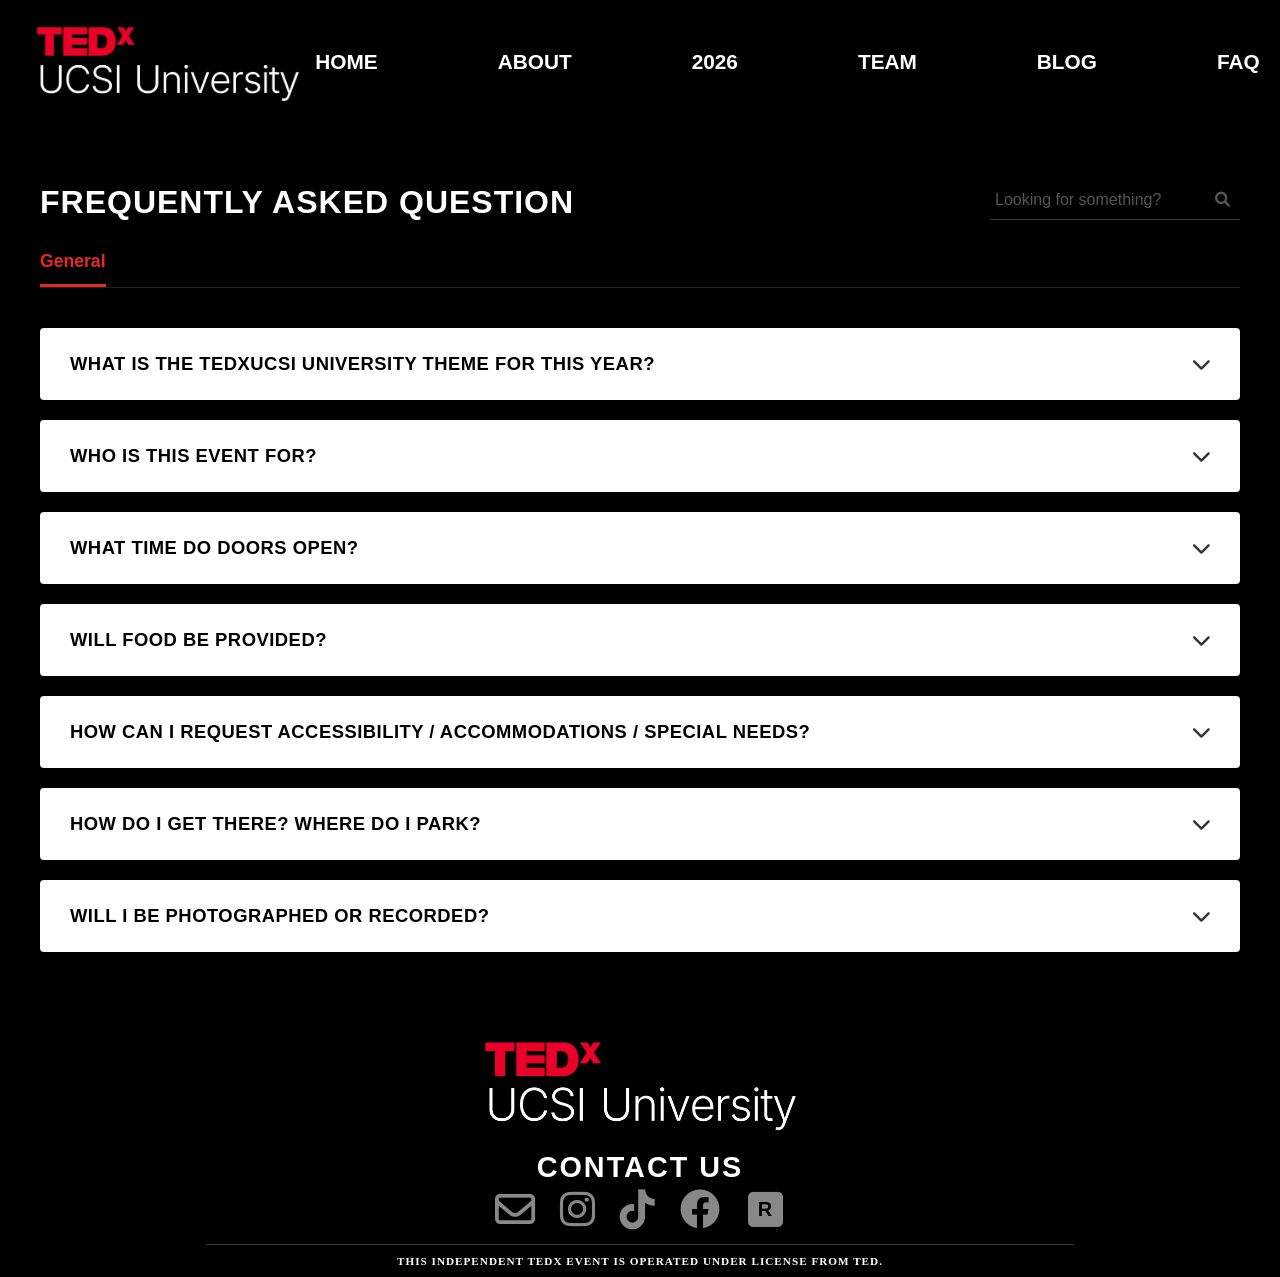
<file: FAQ.html>
<!DOCTYPE html>
<html>
    <head>
        <meta charset="UTF-8">
        <meta name="viewport" content="width=device-width, initial-scale=1.0">
        <!--Css for header and footer-->
            <link rel="stylesheet" href="./CSS/header.css">
            <link rel="stylesheet" href="./CSS/footer.css">
            <link rel="stylesheet" href="https://cdnjs.cloudflare.com/ajax/libs/font-awesome/6.0.0/css/all.min.css">
        <!--End of commend-->
        <!--CSS for FAQ page-->
            <link rel="stylesheet" href="./CSS/faqpage.css">
        <!--end of comment-->
    </head>

    <body>
        <header class="pc_header">
            <div class="logo_container">
                <a href="./index.html">
                    <img src="./resources/TEDxUCSI Logo (White).webp" alt="TEDxUCSI University Logo" class="logo-img">
                </a>
            </div>

            <input type="checkbox" id="menu-toggle" class="menu-checkbox">
            <label for="menu-toggle" class="hamburger-btn">
                <span></span>
                <span></span>
                <span></span>
            </label>

            <nav class="pc-nav">
                <ul>
                    <li> <a href="./index.html">Home</a> </li>
                    <li> <a href="./about.html">About</a> </li>
                    <li> <a href="./2026.html">2026</a> </li>
                    <li> <a href="./Team.html">Team</a> </li>
                    <li> <a href="./blog.html">Blog</a> </li>
                    <li> <a href="#">FAQ</a> </li>
                </ul>
            </nav>
        </header>

        <section class="faq-section">
            <div class="faq-top-bar">
                <h1 class="faq-page-title">FREQUENTLY ASKED QUESTION</h1>
                <div class="faq-search-container">
                    <input type="text" id="faqSearchInput" placeholder="Looking for something?" onkeyup="filterFAQ()">
                    <i class="fa-solid fa-magnifying-glass search-icon"></i>
                </div>
            </div>

            <div class="faq-categories">
                <span class="category-tab active">General</span>
            </div>

            <div class="faq-accordion-list">
                
                <div class="faq-item">
                    <div class="faq-question-row" onclick="toggleFAQ(this)">
                        <h2>WHAT IS THE TEDxUCSI UNIVERSITY THEME FOR THIS YEAR?</h2>
                        <i class="fa-solid fa-chevron-down accordion-arrow"></i>
                    </div>
                    <div class="faq-answer-panel">
                        <div class="panel-content">
                            <p>The theme for this year is "Reading Beyond the Line". Oftentimes, we view the world as inherently black or white, good or bad, leaving little room for the in-betweens, or what goes beyond our own perspectives. Reading Beyond the Lines challenges us to question assumptions, uncover hidden meanings, and discover the deeper truths that shape how we think, feel, and understand.</p>
                        </div>
                    </div>
                </div>

                <div class="faq-item">
                    <div class="faq-question-row" onclick="toggleFAQ(this)">
                        <h2>WHO IS THIS EVENT FOR?</h2>
                        <i class="fa-solid fa-chevron-down accordion-arrow"></i>
                    </div>
                    <div class="faq-answer-panel">
                        <div class="panel-content">
                            <p>This event is open to everyone, whether you are a student, staff, lecturer, researcher or the general public! We welcome you to come and experience TEDx UCSI University with us!</p>
                        </div>
                    </div>
                </div>

                <div class="faq-item">
                    <div class="faq-question-row" onclick="toggleFAQ(this)">
                        <h2>WHAT TIME DO DOORS OPEN?</h2>
                        <i class="fa-solid fa-chevron-down accordion-arrow"></i>
                    </div>
                    <div class="faq-answer-panel">
                        <div class="panel-content">
                            <p>Registration starts at 9:00am, we recommend coming earlier to avoid any traffic as well as to experience our booths and activities</p>
                        </div>
                    </div>
                </div>

                <div class="faq-item">
                    <div class="faq-question-row" onclick="toggleFAQ(this)">
                        <h2>WILL FOOD BE PROVIDED?</h2>
                        <i class="fa-solid fa-chevron-down accordion-arrow"></i>
                    </div>
                    <div class="faq-answer-panel">
                        <div class="panel-content">
                            <p>Lunch will be provided to all participants, we will also have refreshments and deserts however that is first come first serve ya!</p>
                        </div>
                    </div>
                </div>

                <div class="faq-item">
                    <div class="faq-question-row" onclick="toggleFAQ(this)">
                        <h2>How can I request accessibility / accommodations / special needs?</h2>
                        <i class="fa-solid fa-chevron-down accordion-arrow"></i>
                    </div>
                    <div class="faq-answer-panel">
                        <div class="panel-content">
                            <p>You can reach out to us through our instagram, and let us know how best we may assist you!</p>
                        </div>
                    </div>
                </div>

                <div class="faq-item">
                    <div class="faq-question-row" onclick="toggleFAQ(this)">
                        <h2>HOW DO I GET THERE? WHERE DO I PARK?</h2>
                        <i class="fa-solid fa-chevron-down accordion-arrow"></i>
                    </div>
                    <div class="faq-answer-panel">
                        <div class="panel-content">
                            <p>You can search up in Waze UCSI University, most students will park in our university Block G parking which is also where we recommend you to park as it's a sheltered area too!</p>
                        </div>
                    </div>
                </div>

                <div class="faq-item">
                    <div class="faq-question-row" onclick="toggleFAQ(this)">
                        <h2>WILL I BE PHOTOGRAPHED OR RECORDED?</h2>
                        <i class="fa-solid fa-chevron-down accordion-arrow"></i>
                    </div>
                    <div class="faq-answer-panel">
                        <div class="panel-content">
                            <p>Yes! As we will use it for future promotional events! However if you are interested in downloading your own picture, we will provide participants with a Google drive link after the event to download your picture from!</p>
                        </div>
                    </div>
                </div>
            </div>
        </section>

        <footer class="footer">
            
            <div class="footer-logo-container">
                <img src="./resources/TEDxUCSI Logo (White).webp" alt="TEDxUCSI University Logo" class="footer-tedx-logo">
            </div>

            <div class="contact-section">
                <h3>CONTACT US</h3>
                <div class="social-media-icons">
                    <a href="mailto:tedxucsi2026@gmail.com" target="_blank"><i class="fa-regular fa-envelope"></i></a>
                    <a href="https://www.instagram.com/tedxucsi2026?igsh=a2pyb3RjNTJsa2dx"  target="_blank"><i class="fa-brands fa-instagram"></i></a>
                    <a href="https://www.tiktok.com/@tedxucsi20264?_r=1&_t=ZS-96Vn5EjVBw5"  target="_blank"><i class="fa-brands fa-tiktok"></i></a>
                    <a href="https://www.facebook.com/profile.php?id=61590696416373" target="_blank"><i class="fa-brands fa-facebook"></i></a>
                    <a href="https://xhslink.com/m/6y8RYC0QHMX" target="_blank" class="rednote-icon-btn">
                        <span class="rednote-fa-wrapper">
                            <i class="fa-solid fa-square"></i>
                            <span class="rednote-inner-character">R</span>
                        </span>
                    </a>
                </div>
            </div>

            <p class="license-text"> THIS INDEPENDENT TEDx EVENT IS OPERATED UNDER LICENSE FROM TED.</p>
        </footer>

        <script src="./Javascript/faq.js"></script>
    </body>
</html>
</file>
<file: CSS/header.css>
/* ===================================================
   1. GLOBAL RESET AND BASE UTILITIES
   =================================================== */
*{
    margin: 0;
    padding: 0;
    box-sizing: border-box;
}

/* ===================================================
   2. DESKTOP VIEW STYLES (Screen size above 768px)
   =================================================== */
header.pc_header {
    background-color: black;
    display: flex;
    justify-content: space-between;
    align-items: center;
    padding: 10px 20px;
    width: 100%;
}

img.logo-img {
    max-width: 300px;
    max-height: 100px;
}

nav.pc-nav {
    color: white;
    margin-left: auto;
    padding-right: 2rem;
}

.pc-nav ul {
    display: flex;
    list-style: none;
    gap: 7.5rem;
}

.pc-nav a {
    text-decoration: none;
    font-weight: 600;
    font-size: 1.3rem;
    transition: 0.3s;
    color: white;
    font-weight: bold;
    font-family: 'Helvetica', 'Arial', sans-serif;
    text-transform: uppercase;
}

.pc-nav a:hover {
    text-decoration: underline;
}

/* PERMANENTLY HIDE MOBILE HOOKS ON MONITORS */
.menu-checkbox, 
.hamburger-btn {
    display: none;
}

/* ===================================================
   3. MOBILE RESPONSIVE MEDIA BREAKPOINT (768px and below)
   =================================================== */
@media (max-width: 768px) {
    header.pc_header {
        position: relative;
        display: flex;
        flex-direction: row; 
        justify-content: space-between;
        align-items: center;
        padding: 10px 15px; 
        width: 100%;
        overflow: visible; /* Allows the absolute menu tray to drop out downwards */
    }

    img.logo-img {
        width: 150px; 
        max-width: 150px; 
        height: auto; 
        display: block;
    }

    /* Force the interactive checkbox tracker out of layout space */
    .menu-checkbox {
        display: none !important;
    }

    /* Make Hamburger Button visible on mobile screens */
    .hamburger-btn {
        display: flex !important; /* Explicitly forces visibility over page overrides */
        flex-direction: column;
        gap: 5px;
        cursor: pointer;
        z-index: 1000;
    }

    .hamburger-btn span {
        display: block;
        width: 24px; 
        height: 3px;
        background-color: white;
        transition: 0.3s ease;
    }

    /* CONVERT NAV BAR INTO AN ABSOLUTE DROPDOWN PANELS BOX */
    nav.pc-nav {
        display: none !important; /* Forces the box to hide completely until targeted */
        position: absolute;
        top: 100%; 
        left: 0;
        width: 100%;
        background-color: #0c0c0c; 
        padding: 25px 0;
        margin-left: 0;
        z-index: 999;
    }

    /* Re-orient wide horizontal links into vertical column item tracks */
    .pc-nav ul {
        display: flex;
        flex-direction: column; 
        align-items: center;
        gap: 1.8rem; 
        padding-right: 0; 
        padding-left: 0;
    }

    .pc-nav a {
        font-size: 1.2rem;
        display: block;
        width: 100%;
        text-align: center;
    }

    /* THE CSS DROPDOWN HOOK: Shows the menu tray layout instantly when clicked */
    .menu-checkbox:checked ~ nav.pc-nav {
        display: block !important; /* Overrides the initial hidden block layout constraint */
    }
    
    /* Micro-animation: Morphs hamburger bars into a clean Red 'X' when menu tray is open */
    .menu-checkbox:checked ~ .hamburger-btn span:nth-child(1) {
        transform: translateY(8px) rotate(45deg);
        background-color: #e62b1e;
    }
    .menu-checkbox:checked ~ .hamburger-btn span:nth-child(2) {
        opacity: 0;
    }
    .menu-checkbox:checked ~ .hamburger-btn span:nth-child(3) {
        transform: translateY(-8px) rotate(-45deg);
        background-color: #e62b1e;
    }
}
</file>
<file: CSS/footer.css>
/* ===================================================
   DESKTOP STYLES (Screen size above 768px)
   =================================================== */
.footer-tedx-logo {
    width: 100%;
    max-width: 350px;
    height: auto;
    display: block;
    margin: 0 auto 5px auto; 
}

.footer {
    background-color: black;
    color: white;
    padding: 10px 20px;
    display: flex;
    flex-direction: column;
    align-items: center;
    text-align: center;
    gap: 5px;
}

.contact-section h3 {
    font-family: 'Bebas Neue', sans-serif;
    letter-spacing: 2px;
    font-size: 1.8rem;
    margin: 0;
    padding: 0;
}

.social-media-icons {
    display: flex;
    justify-content: center;
    gap: 25px;
    margin-top: 5px;
}

.social-media-icons a {
    text-decoration: none;
}

.social-media-icons a i {
    color: #888888;
    font-size: 2.5rem;
    transition: 0.3s;
}

.social-media-icons a i:hover .rednote-inner-character .fa-square{
    color: #ffffff;
    transform: scale(1.1);
}

.license-text {
    font-size: 0.7rem;
    font-weight: 800;
    letter-spacing: 1px;
    text-transform: uppercase;
    border-top: 1px solid #333;
    padding-top: 10px;
    margin-top: 10px;
    width: 70%;
    text-align: center;
}

.rednote-icon-btn {
    text-decoration: none;
    display: inline-block;
    vertical-align: middle;
}

.rednote-fa-wrapper {
    position: relative;
    display: inline-flex;
    align-items: center;
    justify-content: center;
    width: 2.5rem;  /* Matches your desktop 2.5rem font-size precisely */
    height: 2.5rem;
}

/* Forces the solid square background base layer to align with Font Awesome colors */
.rednote-fa-wrapper .fa-square {
    font-size: 2.5rem;
    color: #888888; /* Matches your exact standard icon grey */
    transition: 0.3s ease;
}

/* Centers the modern geometric R cleanly inside the frame */
.rednote-inner-character {
    position: absolute;
    font-family: 'Helvetica Neue', Arial, sans-serif;
    font-size: 1.25rem; /* Balanced proportional layout constraint */
    font-weight: 900;
    color: black; /* Cuts out of the grey background container shape beautifully */
    line-height: 1;
    user-select: none;
}

/* ===================================================
   GLOBAL FOOTER MOBILE SCALING (768px and below)
   =================================================== */
@media (max-width: 768px) {
    .footer {
        padding: 20px 15px; /* FIXED: Shaved down so it stays snug and compact on mobile */
    }

    .footer-tedx-logo {
        max-width: 180px; /* FIXED: Visually downscaled the massive logo box to sit nicely */
    }

    .contact-section h3 {
        font-size: 0.95rem; /* FIXED: Balanced heading size for mobile viewports */
    }

    .social-media-icons {
        gap: 20px; /* FIXED: Adjusted class name match and spacing for finger targets */
    }

    .social-media-icons a i {
        font-size: 1.2rem; /* FIXED: Adjusted class name match to scale icons down elegantly */
    }

    /* 1. Scales down the Rednote flex wrapper box layout */
    .rednote-fa-wrapper {
        width: 1.2rem;
        height: 1.2rem;
    }

    /* 2. Scales down the background solid square element */
    .rednote-fa-wrapper .fa-square {
        font-size: 1.2rem !important;
    }

    /* 3. Scales down the inner text character so it stays centered inside the scaled box */
    .rednote-inner-character {
        font-size: 0.65rem !important;
    }

    .license-text {
        width: 90%;
        font-size: 0.55rem; /* FIXED: Made copyright information more subtle */
        line-height: 1.5;
    }
}
</file>
<file: CSS/blogpage.css>
/* Base Layout Theme Overrides matching image references */
body {
  background-color: #111111; /* Dark grunge backing layer background texture look */
  font-family: 'Arial Black', Gadget, sans-serif; /* Mimics heavy block header style */
  margin: 0;
  padding: 0;
}

/* Sections Structure Layout wrappers */
.latest-section, .older-section, .single-post-section {
  max-width: 1100px;
  margin: 0 auto;
  padding: 20px;
}

.section-header {
  display: flex;
  justify-content: space-between;
  align-items: center;
  color: #FFFFFF;
  padding-bottom: 10px;
}

.main-title {
  font-size: 2.2rem;
  letter-spacing: 1px;
}

/* Language Switcher Pill Button Layout - Synchronized Design */
.lang-toggle {
  background: #FFFFFF;
  color: #000000;
  padding: 8px 16px;
  border-radius: 20px;
  font-size: 0.9rem;
  font-weight: bold;
  cursor: pointer;              /* FIX: Changes mouse cursor to clicking pointer hand instantly */
  user-select: none;            /* Prevents accidental textbook highlighting when clicking fast */
  transition: background-color 0.2s ease, opacity 0.2s ease; /* Smooth visual color shift duration */
  display: inline-block;
}

/* Hover & Interactive effects to match your blog post page style */
.lang-toggle:hover {
  background-color: #E6E6E6;    /* Shakes down to a premium off-white shade on hover */
  opacity: 0.9;                 /* Slight dimming to give responsive tactile click response feedback */
}

.section-divider {
  border: 0;
  height: 2px;
  background: #333333;
  margin: 40px auto;
  max-width: 1100px;
}

/* Flexbox Container Configuration for the Top Row Card */
.latest-card {
  display: flex;
  background: #FFFFFF;
  padding: 25px;
  gap: 30px;
  cursor: pointer;
}

.latest-img-wrapper {
  flex: 1.2;
}
.latest-img-wrapper img {
  width: 100%;
  height: auto;
  display: block;
}

.latest-content {
  flex: 1.8;
  color: #000000;
}

/* 3-Column Core Grid Setup for Secondary Stories */
.blog-grid {
  display: grid;
  grid-template-columns: repeat(3, 1fr);
  gap: 25px;
}

.blog-card {
  background: #FFFFFF;
  color: #000000;
  padding: 15px;
  cursor: pointer;
  transition: transform 0.2s ease;
}

.blog-card:hover {
  transform: translateY(-4px);
}

.card-img-wrapper img {
  width: 100%;
  height: auto;
  display: block;
}

/* Typography internal element standards */
.latest-content h3, .card-content h3 {
  margin-top: 10px;
  margin-bottom: 5px;
  font-size: 1.6rem;
}

.summary-label {
  font-size: 0.85rem;
  color: #555555;
  margin: 0 0 5px 0;
  font-family: sans-serif;
  letter-spacing: 1px;
}

.summary-text {
  font-size: 0.9rem;
  line-height: 1.4;
  font-family: sans-serif;
  color: #111111;
  margin: 0;
  overflow-wrap: break-word; 
  word-break: normal;
  text-align: justify;
}

/* Template Display Formatting styles */
.single-post-section {
  color: #FFFFFF;
}
.back-btn {
  color: #FFFFFF;
  text-decoration: none;
  font-weight: bold;
}
.post-holder {
  background: #FFFFFF;
  color: #000000;
  padding: 30px;
  margin-top: 20px;
}
.post-hero-img img {
  max-width: 100%;
  height: auto;
}

/* Layout Fallback responsiveness optimization */
@media (max-width: 900px) {
  .blog-grid {
    grid-template-columns: repeat(2, 1fr);
  }
  .latest-card {
    flex-direction: column;
  }
}

@media (max-width: 600px) {
  .blog-grid {
    grid-template-columns: 1fr;
  }
}
</file>
<file: CSS/blogpost.css>
body{
    background-color:black;
}

/* ==========================================
   STORY DETAIL PAGE STYLING (DARK THEME)
   ========================================== */

/* Outer structure wrapper section block */
.story-detail-section {
  width: 100%;
  max-width: 1200px; /* Aligns container edge profile directly with main list view */
  margin: 0 auto;
  padding-bottom: 60px;
}

/* Full banner styling block */
.story-banner {
  width: 100%;
  height: auto;
  max-height: 400px;
  overflow: hidden;
}

.story-banner img {
  width: 100%;
  height: 100%;
  object-fit: cover;
  display: block;
}

/* Content block alignment bounds mapping */
.story-content-wrapper {
  max-width: 1100px;
  margin: 0 auto;
  padding: 40px 20px 0 20px;
}

/* Header structural flex layout configuration rules */
.story-header-row {
  display: flex;
  justify-content: space-between;
  align-items: flex-start;
  margin-bottom: 30px;
}

.title-meta-block {
  flex: 1;
}

/* Bold Display Type Headers styling rules */
#render-title {
  color: #FFFFFF;
  font-family: 'Arial Black', Gadget, sans-serif;
  font-size: 3rem;
  margin: 0 0 15px 0;
  letter-spacing: 0.5px;
  text-transform: uppercase;
}

/* Metadata formatting text specs block */
.story-metadata {
  font-family: 'Arial Black', Gadget, sans-serif;
  font-size: 0.95rem;
  line-height: 1.3;
  color: #FFFFFF;
}

.story-metadata p {
  margin: 0;
  letter-spacing: 0.5px;
}

/* Yellow brand accent text configuration mapping */
.highlight-text {
  color: #FFB800; /* Vibrant yellow text matching your reference screenshot text output color */
}

/* Clean body paragraph style settings */
.story-body-copy {
  color: #E0E0E0;
  font-family: Arial, sans-serif;
  font-size: 1.1rem;
  line-height: 1.6;
  margin-top: 20px;
}

.story-body-copy p {
  margin-top: 0;
  margin-bottom: 20px;
}

.story-body-copy h3 {
  color: #FFFFFF;
  font-family: 'Arial Black', Gadget, sans-serif;
  font-size: 1.5rem;
  margin-top: 35px;
  margin-bottom: 15px;
  letter-spacing: 0.5px;
}

/* Language Switcher Pill Button Layout */
.lang-toggle {
  background-color: #FFFFFF;    /* Solid white background so it pops off the black */
  color: #000000;               /* Solid black text inside the button */
  padding: 8px 16px;            /* Internal spacing for a clean look */
  border-radius: 20px;          /* Perfectly rounded pill shapes matching your layout */
  font-family: 'Arial Black', Gadget, sans-serif;
  font-size: 0.9rem;
  font-weight: bold;
  cursor: pointer;              /* Adds pointer hand cursor indication on hover */
  user-select: none;            /* Stops accidental highlighting of text when clicking rapidly */
  transition: background-color 0.2s ease, opacity 0.2s ease;
  display: inline-block;        /* Ensures padding and width elements track correctly */
}

/* Hover & Interactive effects to make it feel responsive */
.lang-toggle:hover {
  background-color: #E6E6E6;    /* Subtle off-white shift on mouse hover */
  opacity: 0.9;
}



/* ==========================================
   RESPONSIVE DESIGN ADAPTATIONS
   ========================================== */

@media (max-width: 768px) {
  #render-title {
    font-size: 2rem;
  }
  
  .story-header-row {
    flex-direction: column-reverse; /* Drops toggle button smoothly below titles or shifts blocks stackably */
    gap: 20px;
    align-items: flex-start;
  }
  
  .lang-toggle {
    align-self: flex-end; /* Pin toggle option clean on mobile frameworks */
  }
}
</file>
<file: CSS/faqpage.css>
/* faqpage.css */

.faq-section {
    background-color: #000;
    padding: 60px 40px;
    font-family: 'Helvetica', Arial, sans-serif;
    color: #fff;
    min-height: 80vh;
}

/* TOP BAR ALIGNMENT TRICK */
.faq-top-bar {
    display: flex;
    justify-content: space-between;
    align-items: center;
    max-width: 1200px;
    margin: 0 auto 30px auto;
    flex-wrap: wrap;
    gap: 20px;
}

.faq-page-title {
    font-size: 2rem;
    font-weight: bold;
    letter-spacing: 1px;
}

/* INTEGRATED SEARCH BOX STYLE */
.faq-search-container {
    position: relative;
    border-bottom: 1px solid #333;
    padding-bottom: 5px;
    display: flex;
    align-items: center;
}

#faqSearchInput {
    background: transparent;
    border: none;
    color: #fff;
    font-size: 1rem;
    padding: 5px 30px 5px 5px;
    width: 250px;
    outline: none;
}

#faqSearchInput::placeholder {
    color: #555;
}

.search-icon {
    position: absolute;
    right: 10px;
    color: #555;
    font-size: 0.95rem;
}

/* CATEGORY TAB HIGHLIGHT */
.faq-categories {
    max-width: 1200px;
    margin: 0 auto 40px auto;
    border-bottom: 1px solid #222;
}

.category-tab {
    display: inline-block;
    color: #e62b1e; /* Tab text brand red */
    font-size: 1.1rem;
    font-weight: bold;
    padding-bottom: 12px;
    border-bottom: 3px solid #e62b1e; /* Line indicator badge beneath text */
    cursor: pointer;
}

/* ACCORDION BLOCK ELEMENTS DESIGN */
.faq-accordion-list {
    max-width: 1200px;
    margin: 0 auto;
    display: flex;
    flex-direction: column;
    gap: 20px;
}

.faq-item {
    background-color: #fff; /* White blocks from your screenshot design */
    color: #000;
    border-radius: 4px;
    overflow: hidden;
    transition: box-shadow 0.3s ease;
}

.faq-question-row {
    padding: 25px 30px;
    display: flex;
    justify-content: space-between;
    align-items: center;
    cursor: pointer;
    user-select: none;
}

.faq-question-row h2 {
    font-size: 1.15rem;
    font-weight: bold;
    letter-spacing: 0.5px;
    margin: 0;
    padding-right: 20px;
    text-transform: uppercase;
}

.accordion-arrow {
    font-size: 1.2rem;
    color: #333;
    transition: transform 0.3s ease; /* Rotates smooth upon expansion toggles */
}

/* SMOOTH SWIPE EXPANSION PANELS EFFECT */
.faq-answer-panel {
    max-height: 0; /* Hidden initially by default structural rule */
    overflow: hidden;
    transition: max-height 0.4s cubic-bezier(0.25, 1, 0.5, 1);
}

.panel-content {
    padding: 0 30px 25px 30px;
    border-top: 1px solid #eee;
    padding-top: 20px;
}

.panel-content p {
    font-size: 1rem;
    line-height: 1.6;
    color: #333;
    text-align: justify;
    margin-bottom: 20px;
}


/* ACTIVE ACCORDION TOGGLE CLASSES */
.faq-item.active-item .accordion-arrow {
    transform: rotate(180deg); /* Flips the chevron arrow right side up */
}

/* ===================================================
   FAQ PAGE MOBILE REALIGNMENTS
   =================================================== */
@media (max-width: 768px) {
    .faq-section {
        padding: 40px 15px; /* Strips padding width so text spans edge-to-edge */
    }

    /* Snaps Title and Search container into a centered stack */
    .faq-top-bar {
        flex-direction: column;
        align-items: stretch; /* Stretches elements full width */
        text-align: center;
        gap: 15px;
    }

    .faq-page-title {
        font-size: 1.6rem; /* Keeps long FAQ heading title from clipping */
    }

    .faq-search-container {
        width: 100%; /* Spans search bar full width for thumb targeting */
    }

    #faqSearchInput {
        width: 100%;
    }

    /* Tightens individual accordion box headers padding rules */
    .faq-question-row {
        padding: 18px 20px;
    }

    .faq-question-row h2 {
        font-size: 0.90rem;
        line-height: 1.4;
    }

    .panel-content {
        padding: 0 20px 20px 20px;
    }
}
</file>
